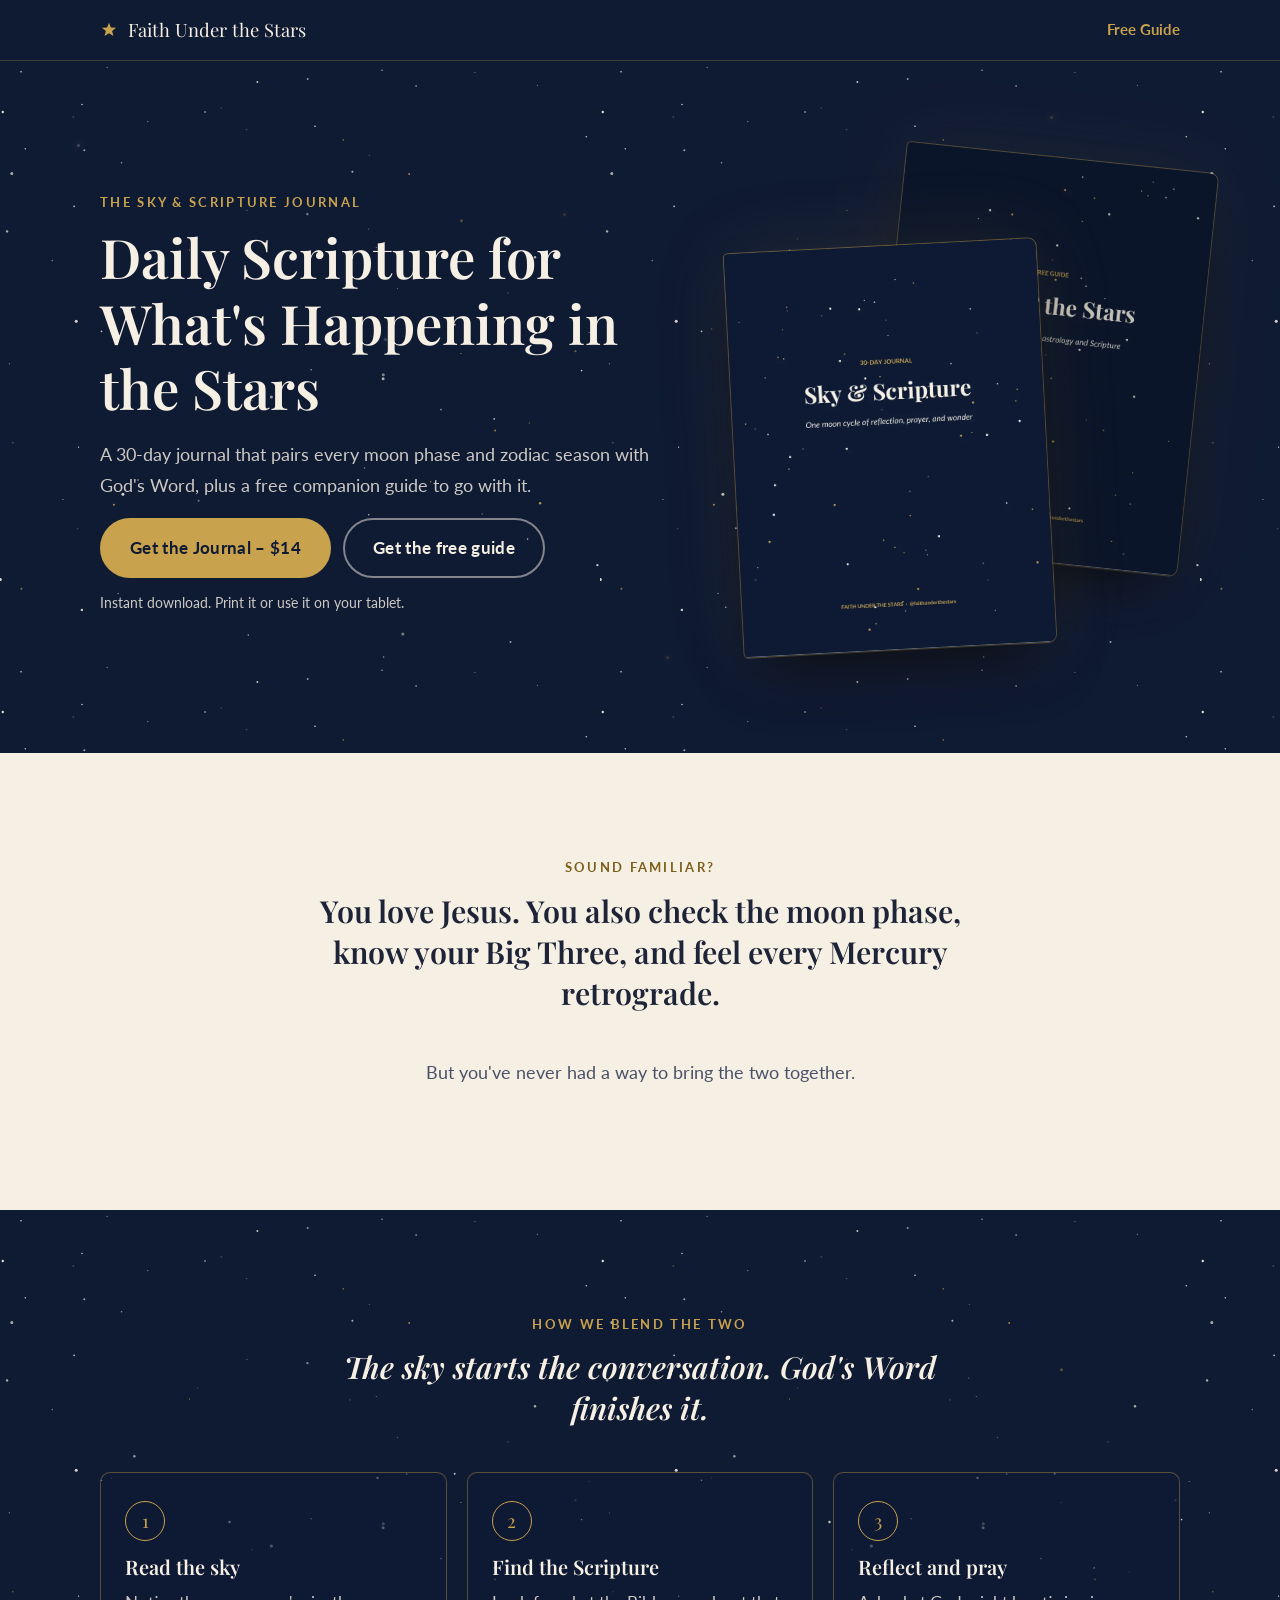
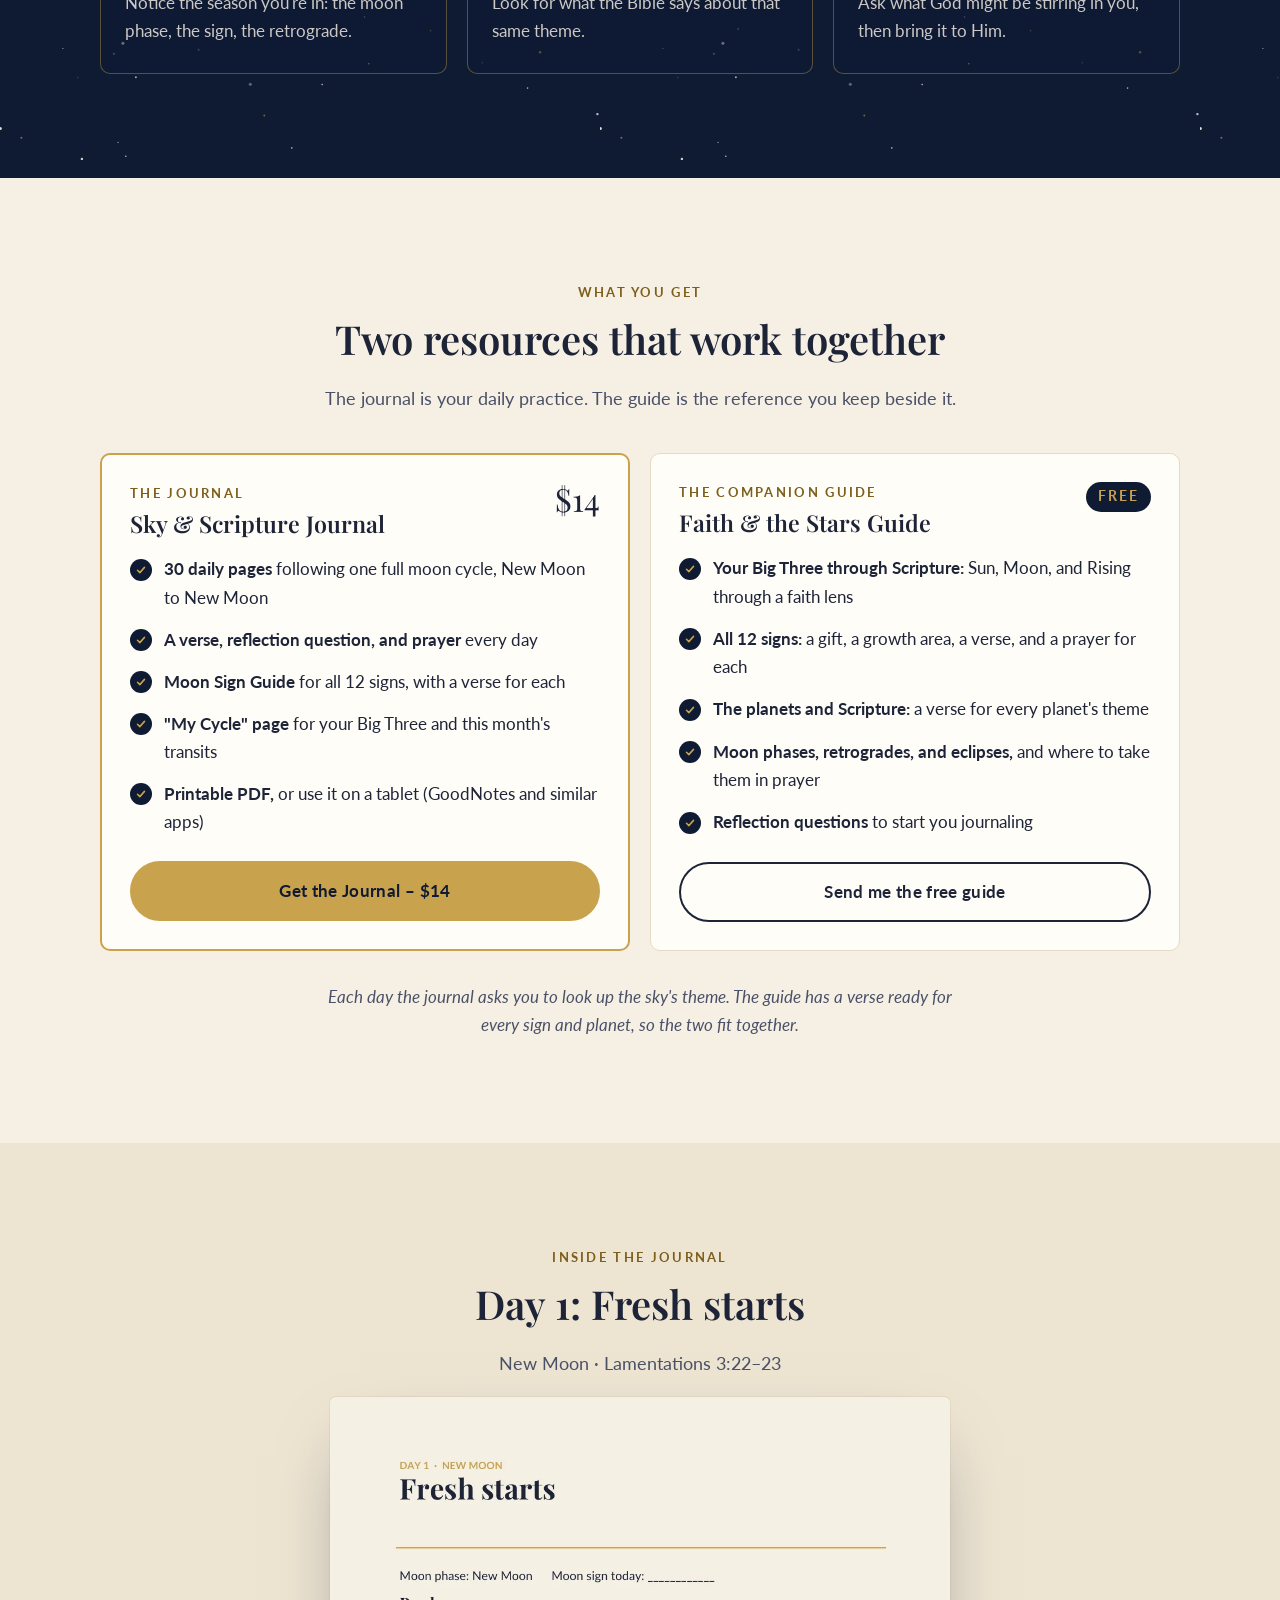
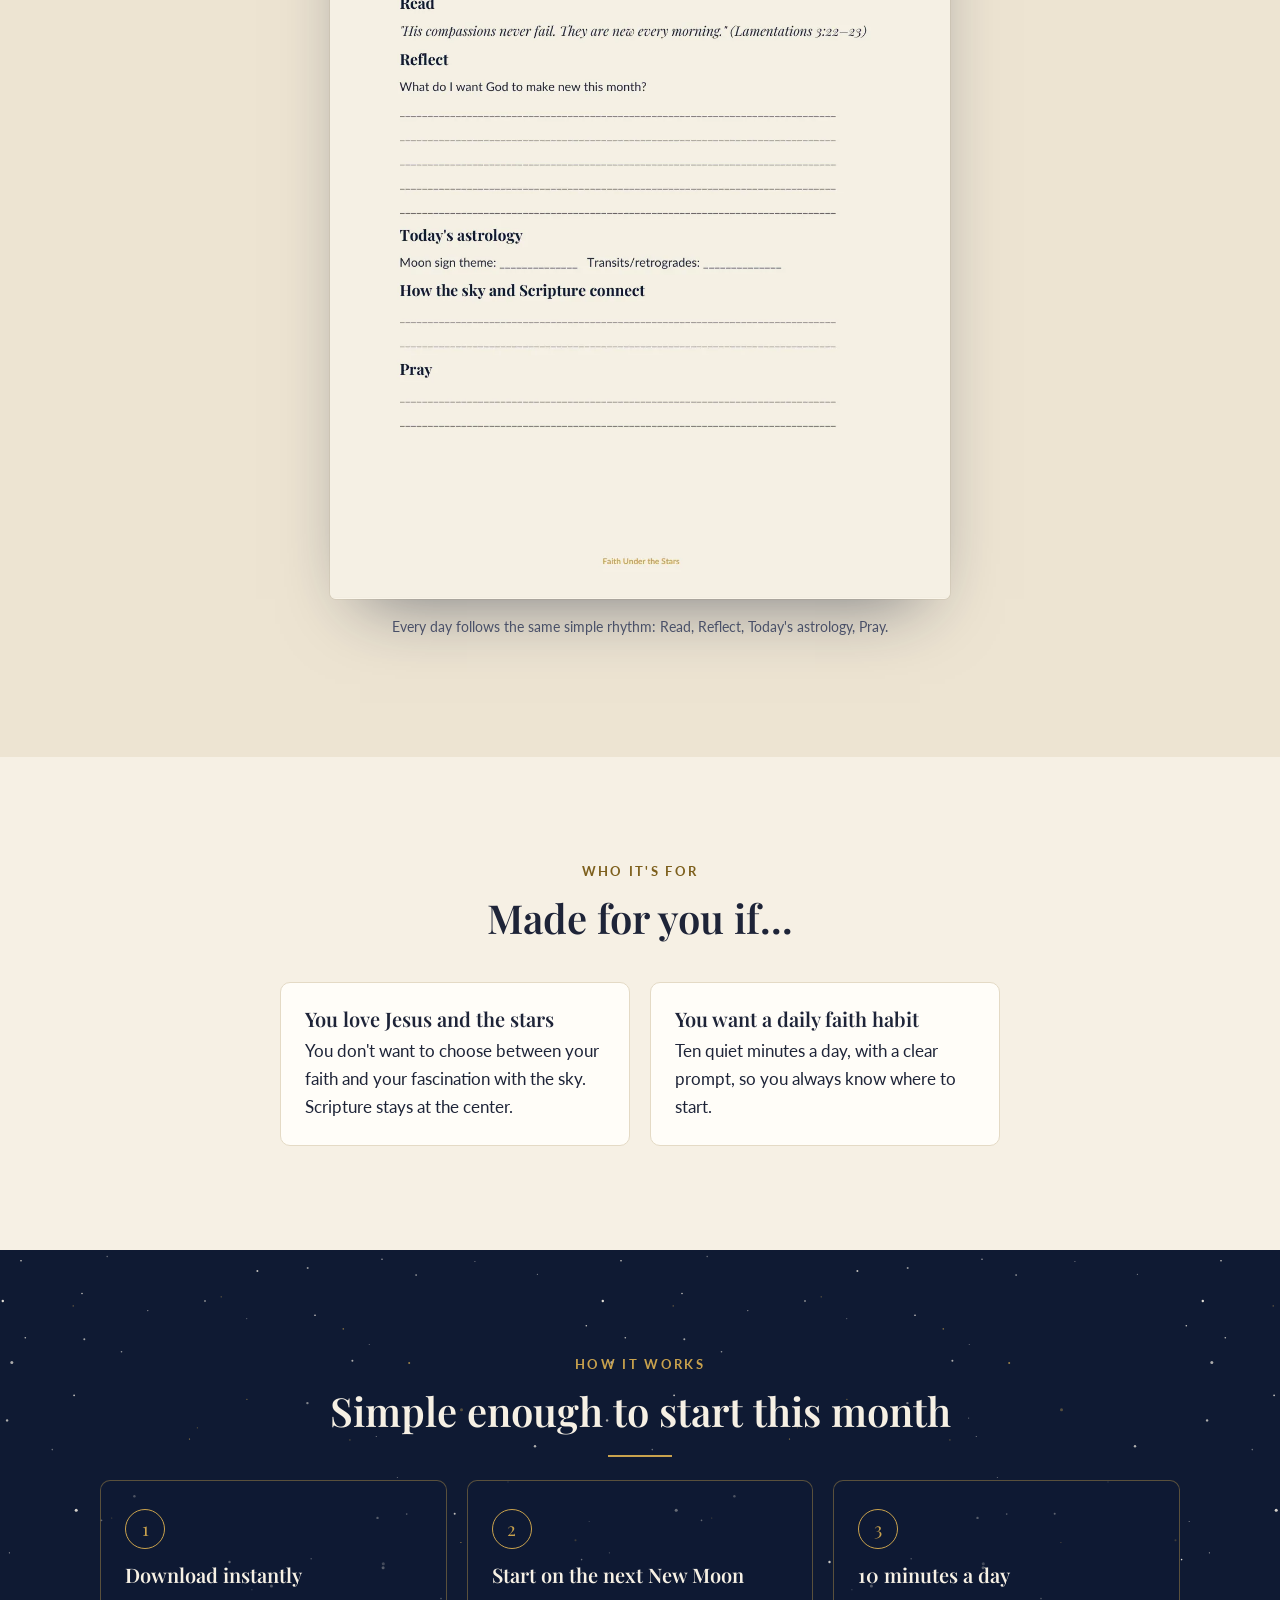
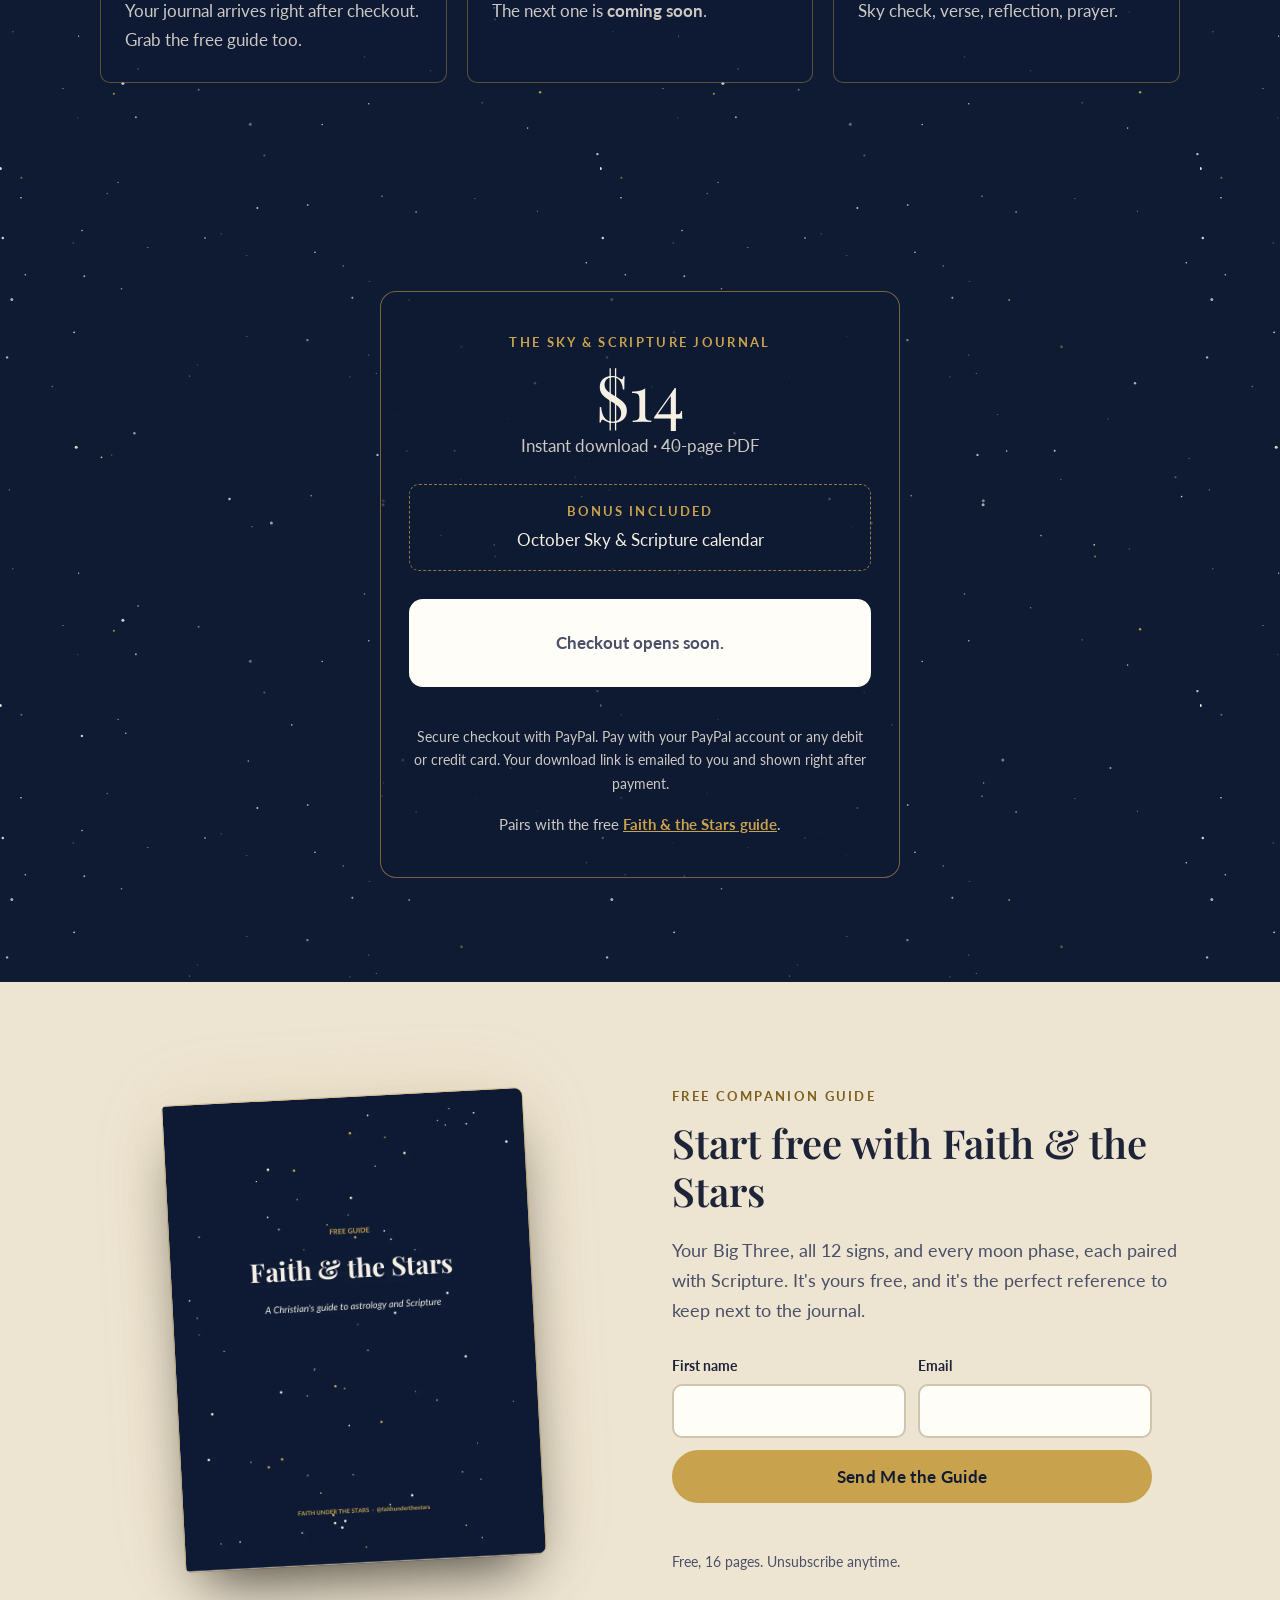
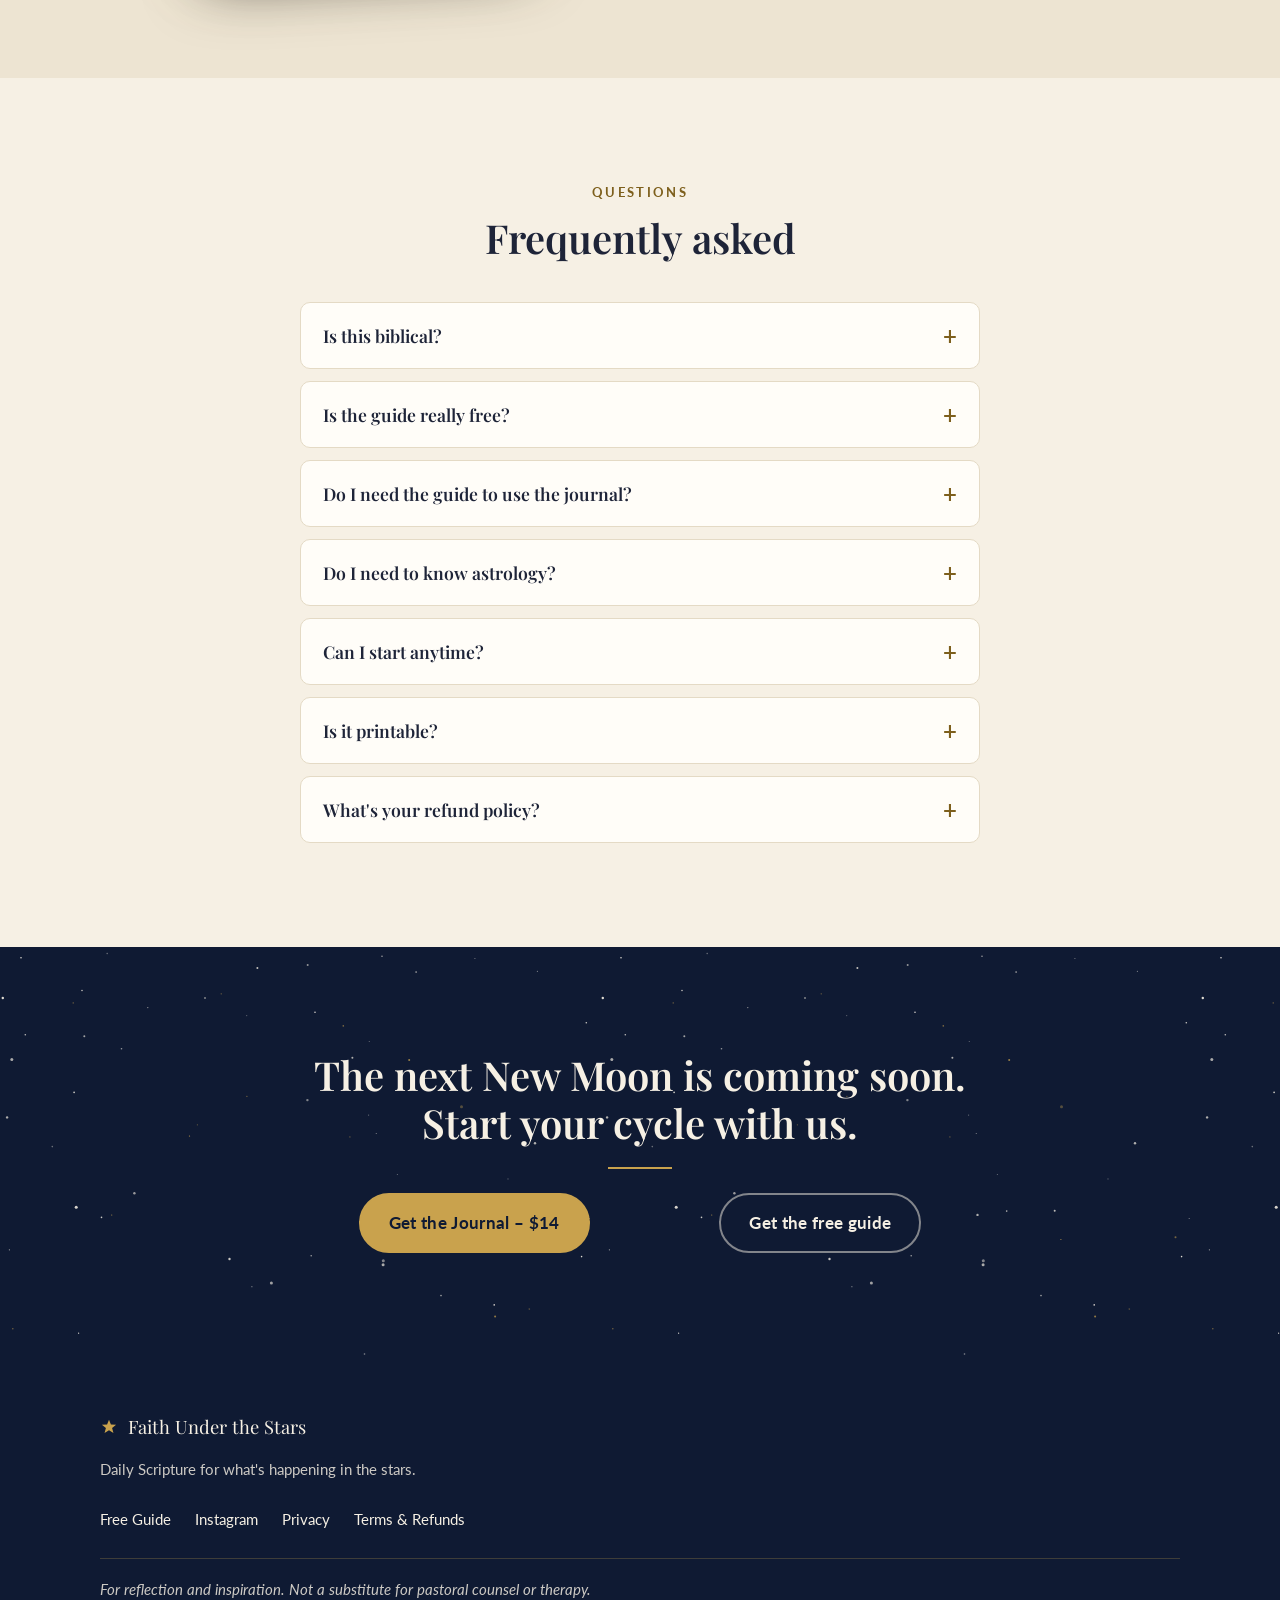
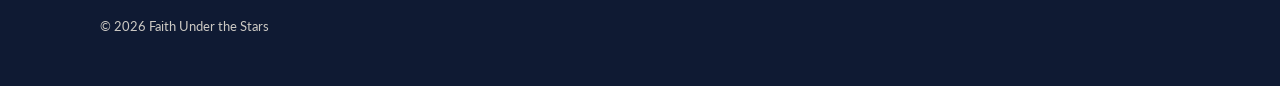
<file: index.html>
<!doctype html>
<html lang="en">
<head>
  <meta charset="utf-8">
  <meta name="viewport" content="width=device-width, initial-scale=1, viewport-fit=cover">
  <title>Sky & Scripture Journal + Free Guide | Faith Under the Stars</title>
  <meta name="description" content="A 30-day journal that pairs every moon phase and zodiac season with God's Word, plus a free companion guide to your Big Three, all 12 signs, and every moon phase.">
  <link rel="canonical" href="https://faithunderthestars.com/">
  <meta property="og:type" content="website">
  <meta property="og:site_name" content="Faith Under the Stars">
  <meta property="og:title" content="Daily Scripture for What's Happening in the Stars">
  <meta property="og:description" content="The Sky & Scripture Journal, plus a free companion guide.">
  <meta property="og:url" content="https://faithunderthestars.com/">
  <meta property="og:image" content="https://faithunderthestars.com/assets/img/og-share.jpg">
  <meta property="og:image:width" content="1200">
  <meta property="og:image:height" content="630">
  <meta name="twitter:card" content="summary_large_image">
  <meta name="theme-color" content="#0F1A33">
  <link rel="icon" href="/assets/img/favicon.svg" type="image/svg+xml">
  <link rel="icon" href="/assets/img/favicon-32.png" sizes="32x32">
  <link rel="apple-touch-icon" href="/assets/img/apple-touch-icon.png">
  <link rel="preconnect" href="https://fonts.googleapis.com">
  <link rel="preconnect" href="https://fonts.gstatic.com" crossorigin>
  <link rel="stylesheet" href="https://fonts.googleapis.com/css2?family=Lato:ital,wght@0,400;0,700;1,400&family=Playfair+Display:ital,wght@0,600;1,500&display=swap">
  <link rel="preload" as="image" href="/assets/img/journal-cover.webp">
  <link rel="stylesheet" href="/assets/css/styles.css">
</head>
<body>
  <a class="skip" href="#main">Skip to content</a>

  <header class="site-header">
    <div class="wrap">
      <a class="wordmark" href="/"><svg viewBox="0 0 32 32" aria-hidden="true"><path d="M16 3l3.4 8.6 9.2.5-7.1 5.8 2.4 8.9L16 21.8l-7.9 5 2.4-8.9-7.1-5.8 9.2-.5z" fill="#C9A24D"/></svg>Faith Under the Stars</a>
      <nav aria-label="Main"><a href="#free-guide">Free Guide</a></nav>
    </div>
  </header>

  <main id="main">
    <!-- Hero -->
    <section class="hero" aria-labelledby="hero-title">
      <div class="twinkle" aria-hidden="true"><i style="top:12%;left:6%"></i><i style="top:22%;left:44%"></i><i style="top:70%;left:12%"></i><i style="top:8%;left:82%"></i><i style="top:58%;left:92%"></i><i style="top:86%;left:52%"></i><i style="top:40%;left:30%"></i></div>
      <div class="wrap hero__grid">
        <div class="hero__media">
          <div class="covers">
            <img class="mockup covers__back" src="/assets/img/guide-cover.webp" width="800" height="1036" alt="Cover of the free companion guide, Faith and the Stars">
            <img class="mockup covers__front" src="/assets/img/journal-cover.webp" width="800" height="1036" alt="Cover of Sky and Scripture, a 30-day journal">
          </div>
        </div>
        <div>
          <span class="eyebrow">The Sky &amp; Scripture Journal</span>
          <h1 id="hero-title">Daily Scripture for What's Happening in the Stars</h1>
          <p class="lede">A 30-day journal that pairs every moon phase and zodiac season with God's Word, plus a free companion guide to go with it.</p>
          <div class="hero__actions">
            <a class="btn" href="#price" data-sticky-hide>Get the Journal &ndash;&nbsp;<span data-price="journal">$14</span></a>
            <a class="btn btn--ghost" href="#free-guide">Get the free guide</a>
          </div>
          <p class="form__note" style="margin-top:14px">Instant download. Print it or use it on your tablet.</p>
        </div>
      </div>
    </section>

    <!-- The problem -->
    <section class="section section--cream" aria-labelledby="problem-title">
      <div class="wrap narrow center">
        <span class="eyebrow">Sound familiar?</span>
        <h2 id="problem-title" class="pull" style="font-style:normal">You love Jesus. You also check the moon phase, know your Big Three, and feel every Mercury retrograde.</h2>
        <p class="lede">But you've never had a way to bring the two together.</p>
      </div>
    </section>

    <!-- The method -->
    <section class="section section--navy" aria-labelledby="method-title">
      <div class="wrap center">
        <span class="eyebrow">How we blend the two</span>
        <h2 id="method-title" class="pull">The sky starts the conversation. God's Word finishes it.</h2>
        <ol class="steps" style="text-align:left">
          <li><h3>Read the sky</h3><p>Notice the season you're in: the moon phase, the sign, the retrograde.</p></li>
          <li><h3>Find the Scripture</h3><p>Look for what the Bible says about that same theme.</p></li>
          <li><h3>Reflect and pray</h3><p>Ask what God might be stirring in you, then bring it to Him.</p></li>
        </ol>
      </div>
    </section>

    <!-- What you get: the pair -->
    <section class="section section--cream" aria-labelledby="get-title">
      <div class="wrap">
        <div class="section-head center narrow" style="margin-left:auto;margin-right:auto">
          <span class="eyebrow">What you get</span>
          <h2 id="get-title">Two resources that work together</h2>
          <p class="lede">The journal is your daily practice. The guide is the reference you keep beside it.</p>
        </div>
        <div class="grid grid--2 products">
          <article class="card product product--main">
            <div class="product__head">
              <div>
                <span class="eyebrow">The journal</span>
                <h3>Sky &amp; Scripture Journal</h3>
              </div>
              <p class="product__price" data-price="journal">$14</p>
            </div>
            <ul class="checklist">
              <li><strong>30 daily pages</strong> following one full moon cycle, New Moon to New Moon</li>
              <li><strong>A verse, reflection question, and prayer</strong> every day</li>
              <li><strong>Moon Sign Guide</strong> for all 12 signs, with a verse for each</li>
              <li><strong>"My Cycle" page</strong> for your Big Three and this month's transits</li>
              <li><strong>Printable PDF,</strong> or use it on a tablet (GoodNotes and similar apps)</li>
            </ul>
            <a class="btn btn--block" href="#price">Get the Journal &ndash;&nbsp;<span data-price="journal">$14</span></a>
          </article>
          <article class="card product" id="guide-contents">
            <div class="product__head">
              <div>
                <span class="eyebrow">The companion guide</span>
                <h3>Faith &amp; the Stars Guide</h3>
              </div>
              <p class="product__price product__price--free">Free</p>
            </div>
            <ul class="checklist">
              <li><strong>Your Big Three through Scripture:</strong> Sun, Moon, and Rising through a faith lens</li>
              <li><strong>All 12 signs:</strong> a gift, a growth area, a verse, and a prayer for each</li>
              <li><strong>The planets and Scripture:</strong> a verse for every planet's theme</li>
              <li><strong>Moon phases, retrogrades, and eclipses,</strong> and where to take them in prayer</li>
              <li><strong>Reflection questions</strong> to start you journaling</li>
            </ul>
            <a class="btn btn--ghost btn--block" href="#free-guide">Send me the free guide</a>
          </article>
        </div>
        <p class="center pair-note">Each day the journal asks you to look up the sky's theme. The guide has a verse ready for every sign and planet, so the two fit together.</p>
      </div>
    </section>

    <!-- Sample page -->
    <section class="section section--cream-2" aria-labelledby="sample-title">
      <div class="wrap center">
        <span class="eyebrow">Inside the journal</span>
        <h2 id="sample-title">Day 1: Fresh starts</h2>
        <p class="lede">New Moon &middot; Lamentations 3:22&ndash;23</p>
        <img class="sample" src="/assets/img/journal-day-1.webp" width="1100" height="1424" loading="lazy" alt="Sample journal page for Day 1, New Moon, titled Fresh starts. It includes the verse Lamentations 3:22 to 23, the reflection question What do I want God to make new this month, space for today's astrology, and a space to pray.">
        <p class="caption">Every day follows the same simple rhythm: Read, Reflect, Today's astrology, Pray.</p>
      </div>
    </section>

    <!-- Who it's for -->
    <section class="section section--cream" aria-labelledby="who-title">
      <div class="wrap">
        <div class="section-head center">
          <span class="eyebrow">Who it's for</span>
          <h2 id="who-title">Made for you if...</h2>
        </div>
        <div class="grid grid--2 narrow" style="margin:0 auto">
          <div class="card">
            <h3>You love Jesus and the stars</h3>
            <p>You don't want to choose between your faith and your fascination with the sky. Scripture stays at the center.</p>
          </div>
          <div class="card">
            <h3>You want a daily faith habit</h3>
            <p>Ten quiet minutes a day, with a clear prompt, so you always know where to start.</p>
          </div>
        </div>
      </div>
    </section>

    <!-- How it works -->
    <section class="section section--navy" aria-labelledby="how-title">
      <div class="wrap center">
        <span class="eyebrow">How it works</span>
        <h2 id="how-title">Simple enough to start this month</h2>
        <hr class="rule">
        <ol class="steps" style="text-align:left">
          <li><h3>Download instantly</h3><p>Your journal arrives right after checkout. Grab the free guide too.</p></li>
          <li><h3>Start on the next New Moon</h3><p>The next one is <strong data-new-moon>Saturday, October 10</strong>.</p></li>
          <li><h3>10 minutes a day</h3><p>Sky check, verse, reflection, prayer.</p></li>
        </ol>
      </div>
    </section>

    <!-- Testimonials (hidden until config.js has entries) -->
    <section id="testimonials" class="section section--cream" aria-labelledby="testimonials-title" hidden>
      <div class="wrap">
        <div class="section-head center">
          <span class="eyebrow">From readers</span>
          <h2 id="testimonials-title">What readers are saying</h2>
        </div>
        <div class="grid grid--3 testimonials__grid"></div>
      </div>
    </section>

    <!-- Price + bonus -->
    <section id="price" class="section section--navy" aria-labelledby="price-title">
      <div class="wrap">
        <div class="price-card">
          <span class="eyebrow">The Sky &amp; Scripture Journal</span>
          <h2 id="price-title" class="visually-hidden">Price</h2>
          <p class="price" data-price="journal">$14</p>
          <p class="muted">Instant download &middot; 40-page PDF</p>
          <div class="bonus">
            <strong>Bonus included</strong>
            <span data-cfg-text="bonus">October Sky &amp; Scripture calendar</span>
          </div>
          <div class="paypal-box" data-paypal="journal" data-sticky-hide></div>
          <p class="checkout-status" data-paypal-status role="status" aria-live="polite"></p>
          <p class="muted" style="margin:8px 0 0;font-size:0.9rem">Secure checkout with PayPal. Pay with your PayPal account or any debit or credit card. Your download link is emailed to you and shown right after payment.</p>
          <p class="muted" style="margin:16px 0 0;font-size:0.95rem">Pairs with the free <a class="text-link" href="#free-guide">Faith &amp; the Stars guide</a>.</p>
        </div>
      </div>
    </section>

    <!-- Free guide opt-in -->
    <section id="free-guide" class="section section--cream-2" aria-labelledby="guide-title">
      <div class="wrap split">
        <div class="split__media">
          <img class="mockup mockup--sm" src="/assets/img/guide-cover.webp" width="800" height="1036" loading="lazy" alt="Cover of the free guide, Faith and the Stars: A Christian's guide to astrology and Scripture">
        </div>
        <div>
          <span class="eyebrow">Free companion guide</span>
          <h2 id="guide-title">Start free with Faith &amp; the Stars</h2>
          <p class="lede">Your Big Three, all 12 signs, and every moon phase, each paired with Scripture. It's yours free, and it's the perfect reference to keep next to the journal.</p>
          <form class="form form--row" data-signup novalidate>
            <div class="field">
              <label for="guide-name">First name</label>
              <input id="guide-name" name="first_name" type="text" autocomplete="given-name" required>
            </div>
            <div class="field">
              <label for="guide-email">Email</label>
              <input id="guide-email" name="email" type="email" inputmode="email" autocomplete="email" required>
            </div>
            <div class="trap" aria-hidden="true"><label for="guide-company">Company</label><input id="guide-company" name="company" type="text" tabindex="-1" autocomplete="off"></div>
            <button class="btn btn--block" type="submit">Send Me the Guide</button>
            <p class="form__status" role="status" aria-live="polite"></p>
            <p class="form__note">Free, 16 pages. Unsubscribe anytime.</p>
          </form>
          <div class="signup-success" data-signup-success hidden tabindex="-1">
            <h3>Your guide is on its way.</h3>
            <p>Check your inbox (and your Promotions tab). It should arrive within a few minutes.</p>
            <a class="btn btn--ghost" href="/assets/downloads/faith-and-the-stars-guide.pdf" data-cfg-href="downloads.guidePdf" download>Download the guide now</a>
          </div>
        </div>
      </div>

      <!-- One-time offer, revealed after signup -->
      <div class="wrap" data-offer hidden>
        <div class="offer">
          <img class="mockup mockup--flat" src="/assets/img/journal-cover.webp" width="800" height="1036" loading="lazy" alt="Cover of the Sky and Scripture 30-day journal">
          <div>
            <span class="eyebrow">A thank-you offer</span>
            <h2>Want to go deeper?</h2>
            <div data-offer-active>
              <p>Get the <strong>Sky &amp; Scripture Journal</strong> to go with your guide for <span data-price="journalUpsell">$9</span>, today only.</p>
              <p class="offer__price"><s data-price="journal">$14</s> <strong data-price="journalUpsell">$9</strong></p>
              <div class="paypal-box" data-paypal="upsell"></div>
              <p class="checkout-status" data-paypal-status role="status" aria-live="polite"></p>
              <p class="countdown" data-offer-countdown>This price ends tonight at midnight.</p>
            </div>
            <div data-offer-expired hidden>
              <p>This one-day price has ended, but the journal is always available.</p>
              <a class="btn" href="#price">Get the Journal &ndash;&nbsp;<span data-price="journal">$14</span></a>
            </div>
          </div>
        </div>
      </div>
    </section>

    <!-- FAQ -->
    <section class="section section--cream" aria-labelledby="faq-title">
      <div class="wrap narrow">
        <div class="section-head center">
          <span class="eyebrow">Questions</span>
          <h2 id="faq-title">Frequently asked</h2>
        </div>
        <div class="faq">
          <details>
            <summary>Is this biblical?</summary>
            <div><p>Scripture always has the final word. The sky sets the theme; God's Word speaks the truth.</p></div>
          </details>
          <details>
            <summary>Is the guide really free?</summary>
            <div><p>Yes. Enter your first name and email and it goes straight to your inbox. No purchase needed.</p></div>
          </details>
          <details>
            <summary>Do I need the guide to use the journal?</summary>
            <div><p>No, the journal works on its own. The guide adds a verse and prayer for every sign and planet, so it's a helpful reference to keep beside it.</p></div>
          </details>
          <details>
            <summary>Do I need to know astrology?</summary>
            <div><p>No. The journal's Moon Sign Guide explains everything you need, and any free astrology app will tell you the day's moon sign.</p></div>
          </details>
          <details>
            <summary>Can I start anytime?</summary>
            <div><p>Yes. For the full experience, begin on the next New Moon: <span data-new-moon>Saturday, October 10</span>.</p></div>
          </details>
          <details>
            <summary>Is it printable?</summary>
            <div><p>Yes. Both are PDFs you can print at home or use digitally in GoodNotes or a similar app.</p></div>
          </details>
          <details>
            <summary>What's your refund policy?</summary>
            <div><p data-cfg-text="refundPolicyShort">Because the journal is an instant digital download, all sales are final. If your file won't open or something is wrong with it, email us and we'll make it right.</p><p><a class="text-link" href="/terms/">Full terms</a></p></div>
          </details>
        </div>
      </div>
    </section>

    <!-- Final CTA -->
    <section class="section section--navy" aria-labelledby="final-title">
      <div class="wrap narrow center">
        <h2 id="final-title">The next New Moon is <span data-new-moon>Saturday, October 10</span>. Start your cycle with us.</h2>
        <hr class="rule">
        <div class="hero__actions" style="justify-content:center">
          <a class="btn" href="#price" data-sticky-hide>Get the Journal &ndash;&nbsp;<span data-price="journal">$14</span></a>
          <a class="btn btn--ghost" href="#free-guide">Get the free guide</a>
        </div>
      </div>
    </section>
  </main>

  <div class="sticky-buy">
    <a class="btn btn--block" href="#price">Get the Journal &ndash;&nbsp;<span data-price="journal">$14</span></a>
  </div>

  <footer class="site-footer">
    <div class="wrap">
      <a class="wordmark" href="/"><svg viewBox="0 0 32 32" aria-hidden="true"><path d="M16 3l3.4 8.6 9.2.5-7.1 5.8 2.4 8.9L16 21.8l-7.9 5 2.4-8.9-7.1-5.8 9.2-.5z" fill="#C9A24D"/></svg>Faith Under the Stars</a>
      <p>Daily Scripture for what's happening in the stars.</p>
      <nav aria-label="Footer">
        <a href="#free-guide">Free Guide</a>
        <a href="https://www.instagram.com/faithunderthestars/" data-cfg-href="site.instagramUrl" rel="noopener">Instagram</a>
        <a href="/privacy/">Privacy</a>
        <a href="/terms/">Terms &amp; Refunds</a>
      </nav>
      <p class="disclaimer">For reflection and inspiration. Not a substitute for pastoral counsel or therapy.</p>
      <small>&copy; <span data-year>2026</span> Faith Under the Stars</small>
    </div>
  </footer>

  <script src="/assets/js/config.js"></script>
  <script src="/assets/js/main.js"></script>
</body>
</html>
</file>
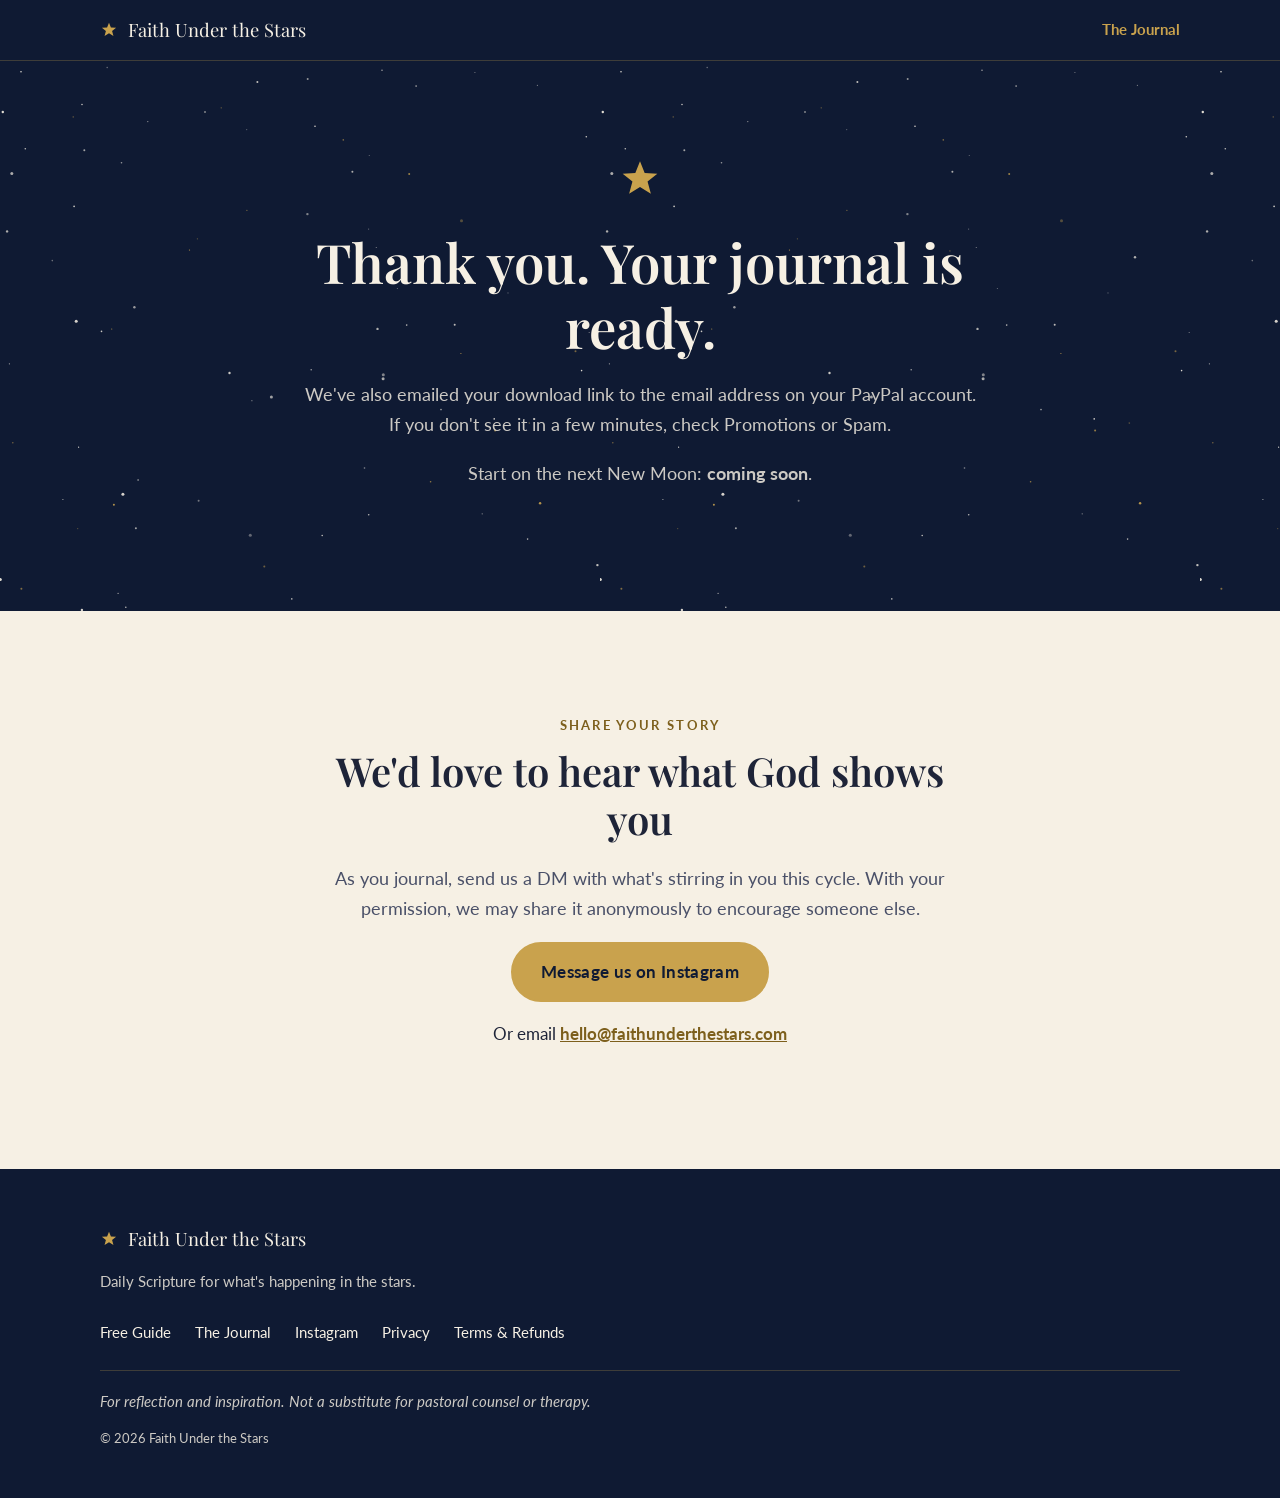
<file: journal-thanks/index.html>
<!doctype html>
<html lang="en">
<head>
  <meta charset="utf-8">
  <meta name="viewport" content="width=device-width, initial-scale=1, viewport-fit=cover">
  <title>Your Journal Is Ready | Faith Under the Stars</title>
  <meta name="description" content="Thank you for your order.">
  <meta name="robots" content="noindex">
  <meta name="theme-color" content="#0F1A33">
  <link rel="icon" href="/assets/img/favicon.svg" type="image/svg+xml">
  <link rel="icon" href="/assets/img/favicon-32.png" sizes="32x32">
  <link rel="apple-touch-icon" href="/assets/img/apple-touch-icon.png">
  <link rel="preconnect" href="https://fonts.googleapis.com">
  <link rel="preconnect" href="https://fonts.gstatic.com" crossorigin>
  <link rel="stylesheet" href="https://fonts.googleapis.com/css2?family=Lato:ital,wght@0,400;0,700;1,400&family=Playfair+Display:ital,wght@0,600;1,500&display=swap">
  <link rel="stylesheet" href="/assets/css/styles.css">
</head>
<body>
  <a class="skip" href="#main">Skip to content</a>

  <header class="site-header">
    <div class="wrap">
      <a class="wordmark" href="/"><svg viewBox="0 0 32 32" aria-hidden="true"><path d="M16 3l3.4 8.6 9.2.5-7.1 5.8 2.4 8.9L16 21.8l-7.9 5 2.4-8.9-7.1-5.8 9.2-.5z" fill="#C9A24D"/></svg>Faith Under the Stars</a>
      <nav aria-label="Main"><a href="/">The Journal</a></nav>
    </div>
  </header>

  <main id="main">
    <section class="hero confirm" data-purchase-page aria-labelledby="jt-title">
      <div class="wrap narrow">
        <svg class="icon-star" viewBox="0 0 32 32" aria-hidden="true"><path d="M16 3l3.4 8.6 9.2.5-7.1 5.8 2.4 8.9L16 21.8l-7.9 5 2.4-8.9-7.1-5.8 9.2-.5z" fill="#C9A24D"/></svg>
        <h1 id="jt-title">Thank you. Your journal is ready.</h1>
        <p data-journal-download hidden><a class="btn" href="#" target="_blank" rel="noopener">Download the journal</a></p>
        <p class="lede">We've also emailed your download link to the email address on your PayPal account. If you don't see it in a few minutes, check Promotions or Spam.</p>
        <p class="lede">Start on the next New Moon: <strong data-new-moon>Saturday, October 10</strong>.</p>
      </div>
    </section>

    <section class="section section--cream" aria-labelledby="share-title">
      <div class="wrap narrow center">
        <span class="eyebrow">Share your story</span>
        <h2 id="share-title">We'd love to hear what God shows you</h2>
        <p class="lede">As you journal, send us a DM with what's stirring in you this cycle. With your permission, we may share it anonymously to encourage someone else.</p>
        <a class="btn" href="https://www.instagram.com/faithunderthestars/" data-cfg-href="site.instagramUrl" rel="noopener">Message us on Instagram</a>
        <p style="margin-top:18px">Or email <a class="text-link" href="mailto:hello@faithunderthestars.com" data-cfg-href="site.contactEmail" data-cfg-text="site.contactEmail">hello@faithunderthestars.com</a></p>
      </div>
    </section>
  </main>

  <footer class="site-footer">
    <div class="wrap">
      <a class="wordmark" href="/"><svg viewBox="0 0 32 32" aria-hidden="true"><path d="M16 3l3.4 8.6 9.2.5-7.1 5.8 2.4 8.9L16 21.8l-7.9 5 2.4-8.9-7.1-5.8 9.2-.5z" fill="#C9A24D"/></svg>Faith Under the Stars</a>
      <p>Daily Scripture for what's happening in the stars.</p>
      <nav aria-label="Footer">
        <a href="/">Free Guide</a>
        <a href="/">The Journal</a>
        <a href="https://www.instagram.com/faithunderthestars/" data-cfg-href="site.instagramUrl" rel="noopener">Instagram</a>
        <a href="/privacy/">Privacy</a>
        <a href="/terms/">Terms &amp; Refunds</a>
      </nav>
      <p class="disclaimer">For reflection and inspiration. Not a substitute for pastoral counsel or therapy.</p>
      <small>&copy; <span data-year>2026</span> Faith Under the Stars</small>
    </div>
  </footer>

  <script src="/assets/js/config.js"></script>
  <script src="/assets/js/main.js"></script>
</body>
</html>
</file>
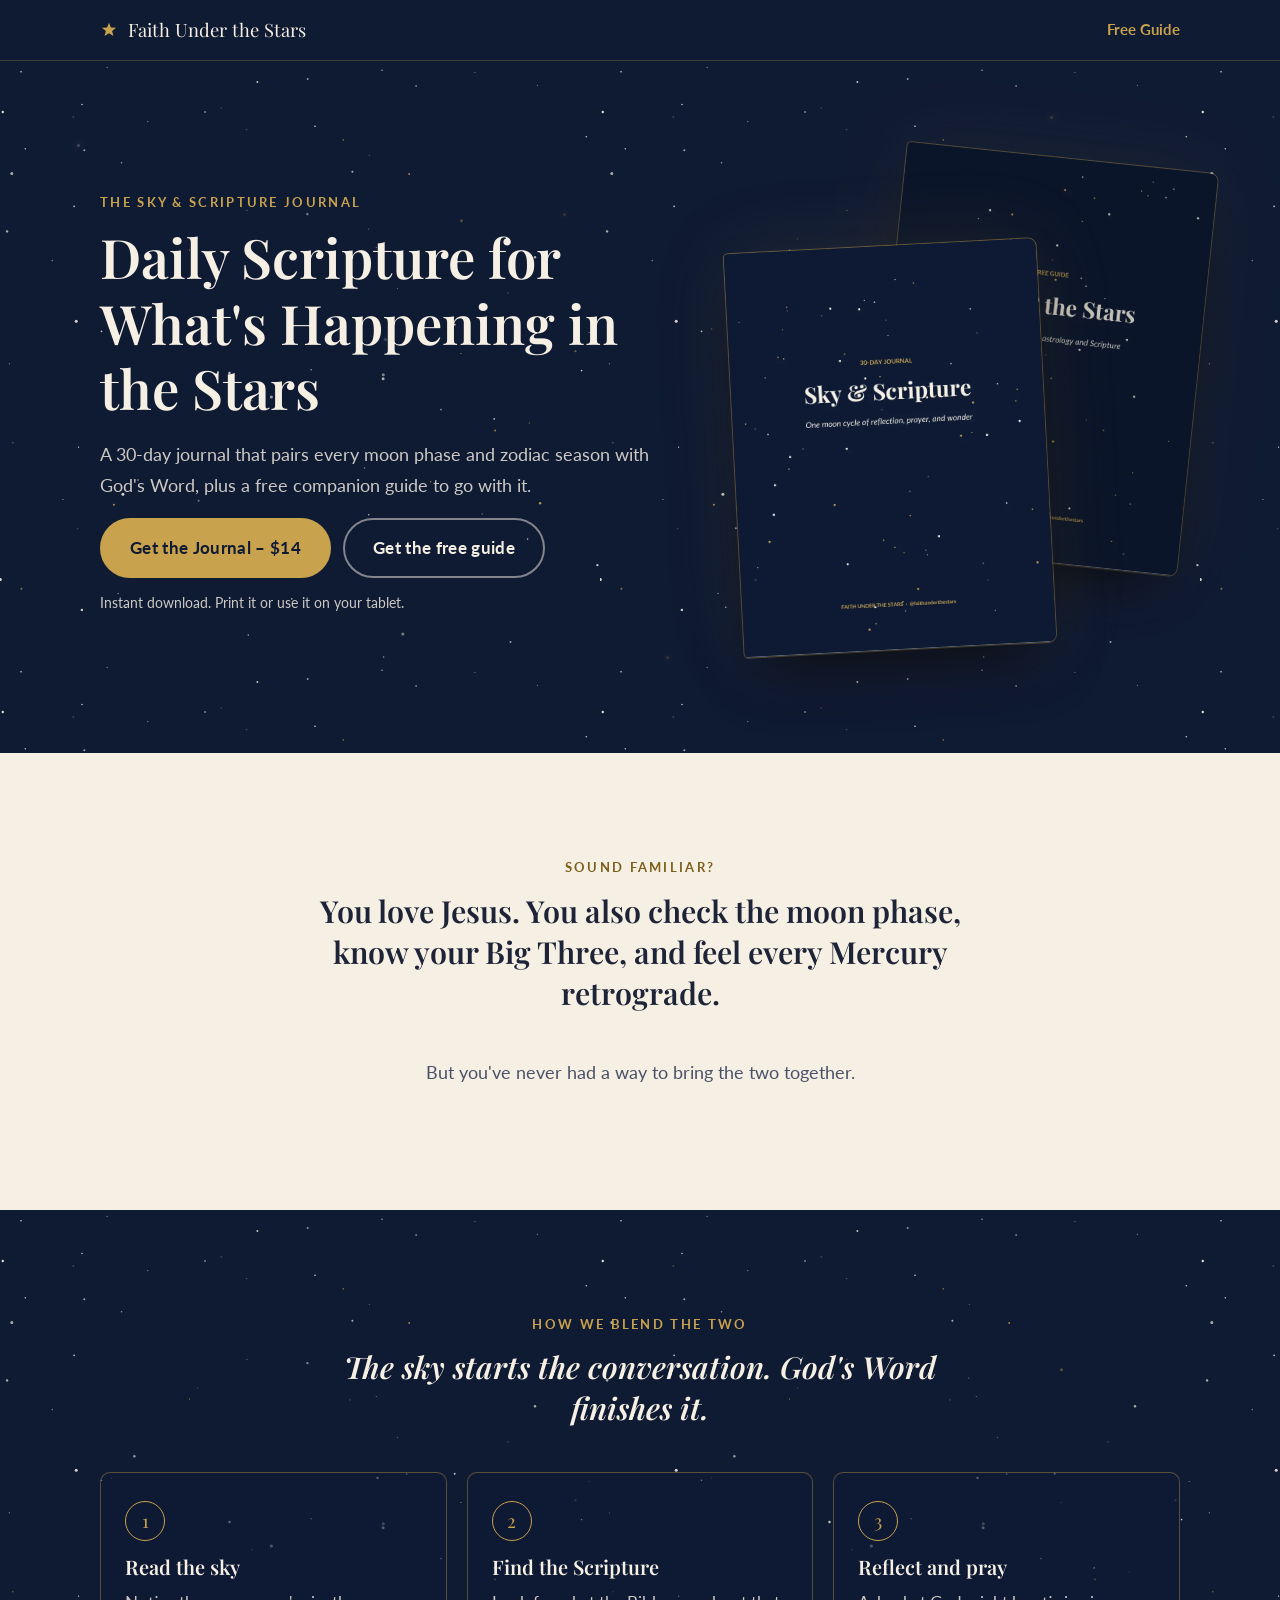
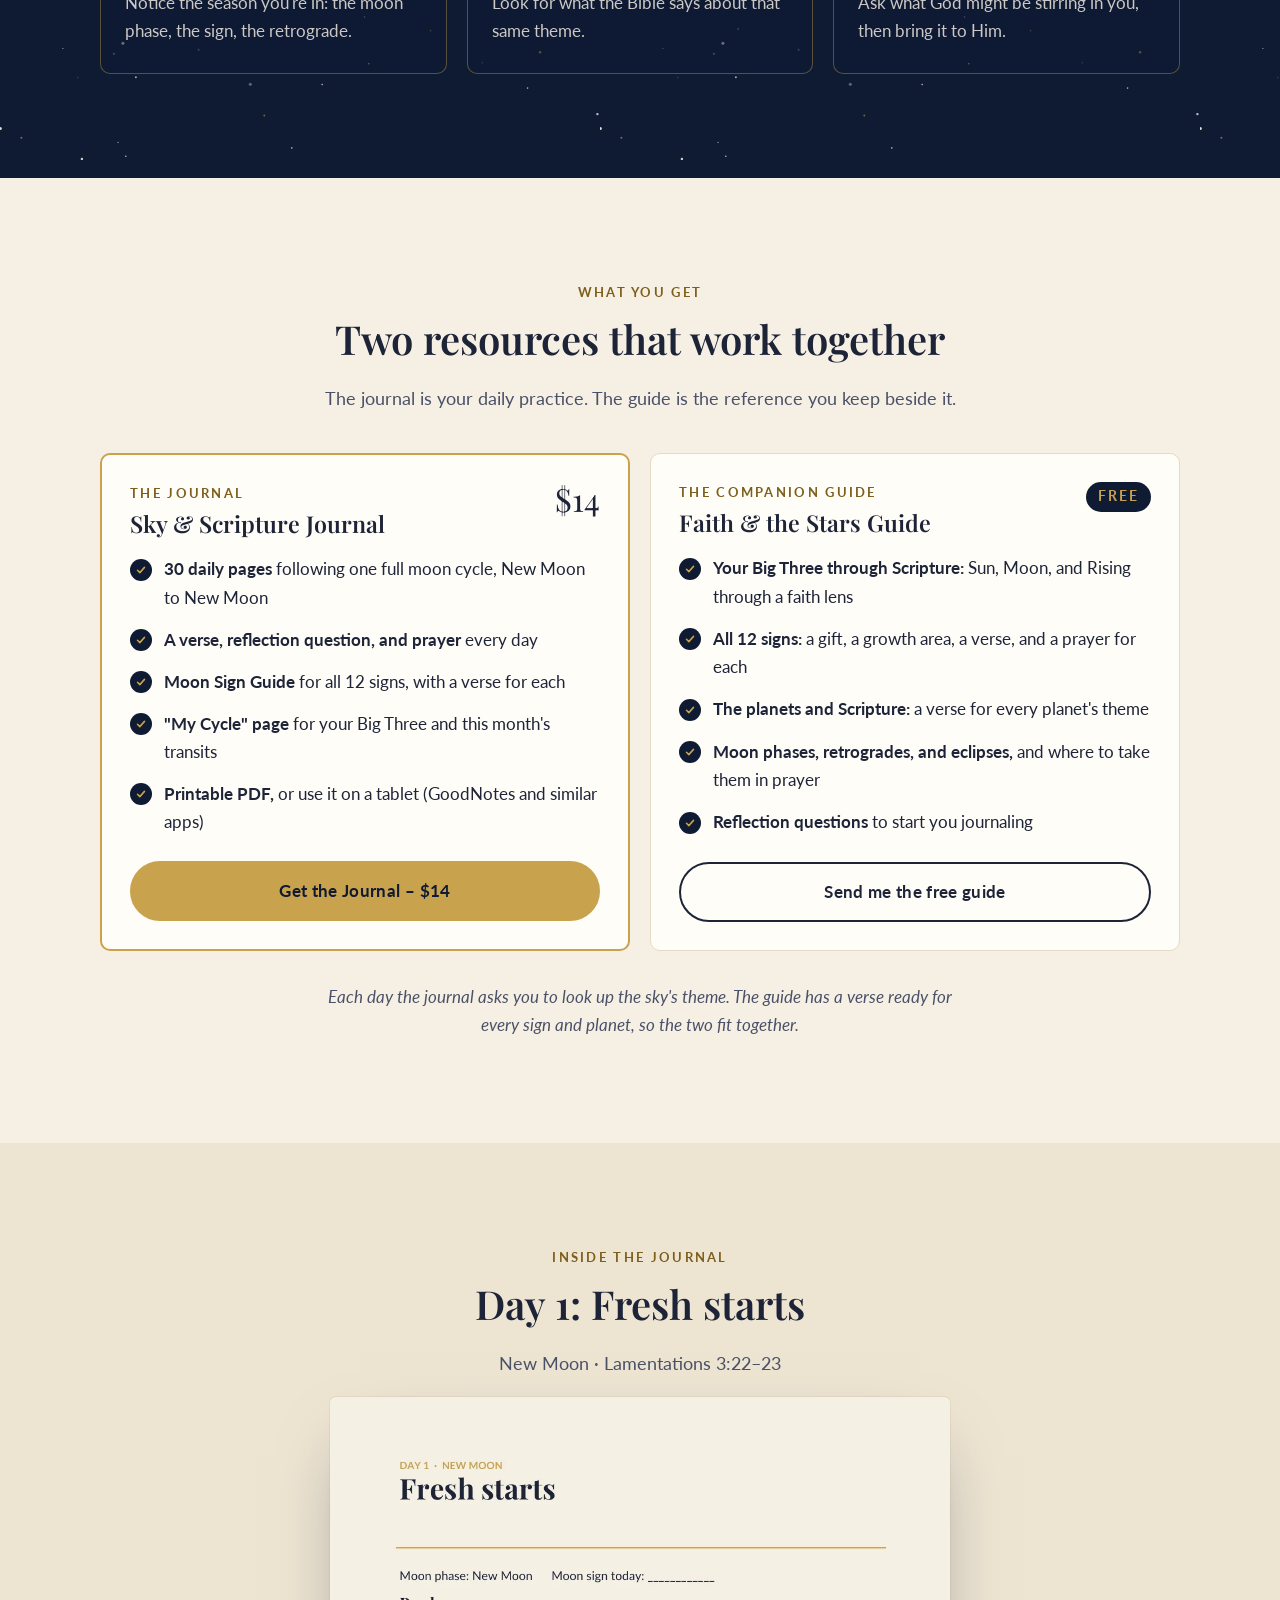
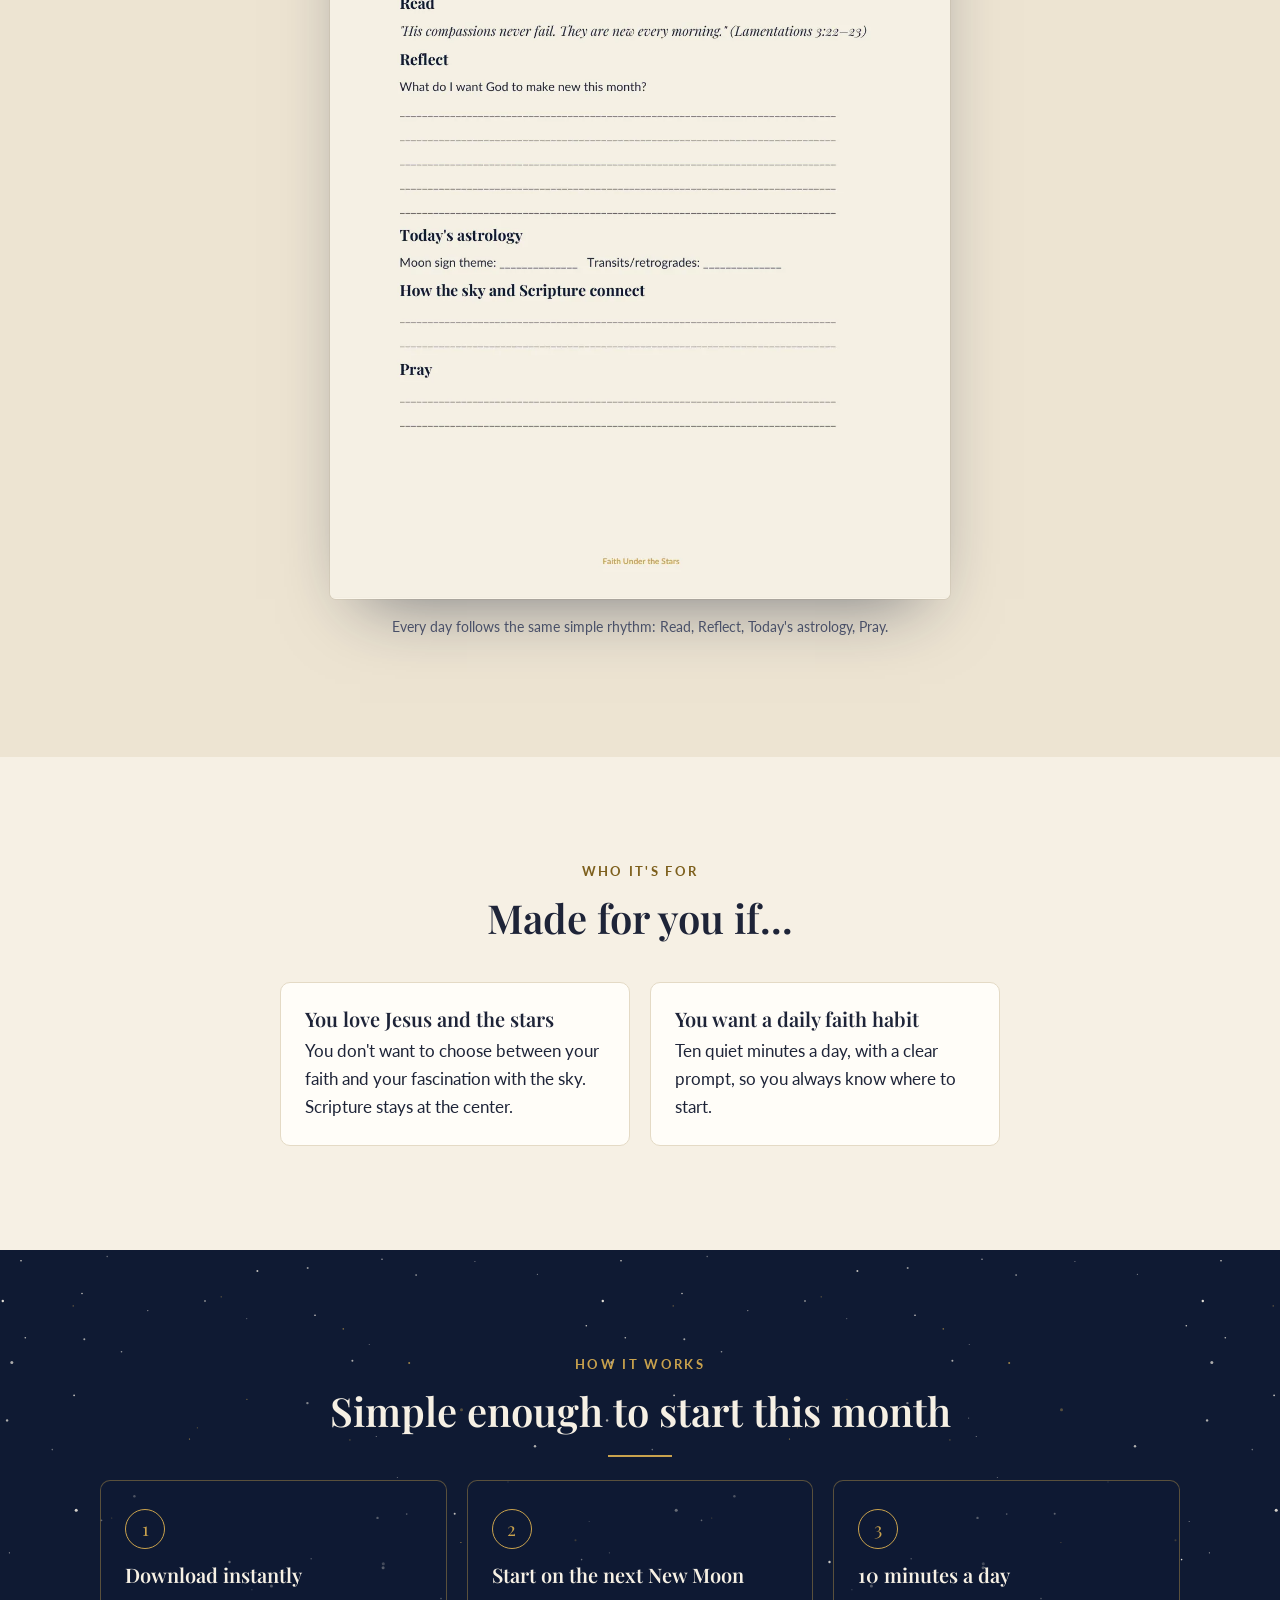
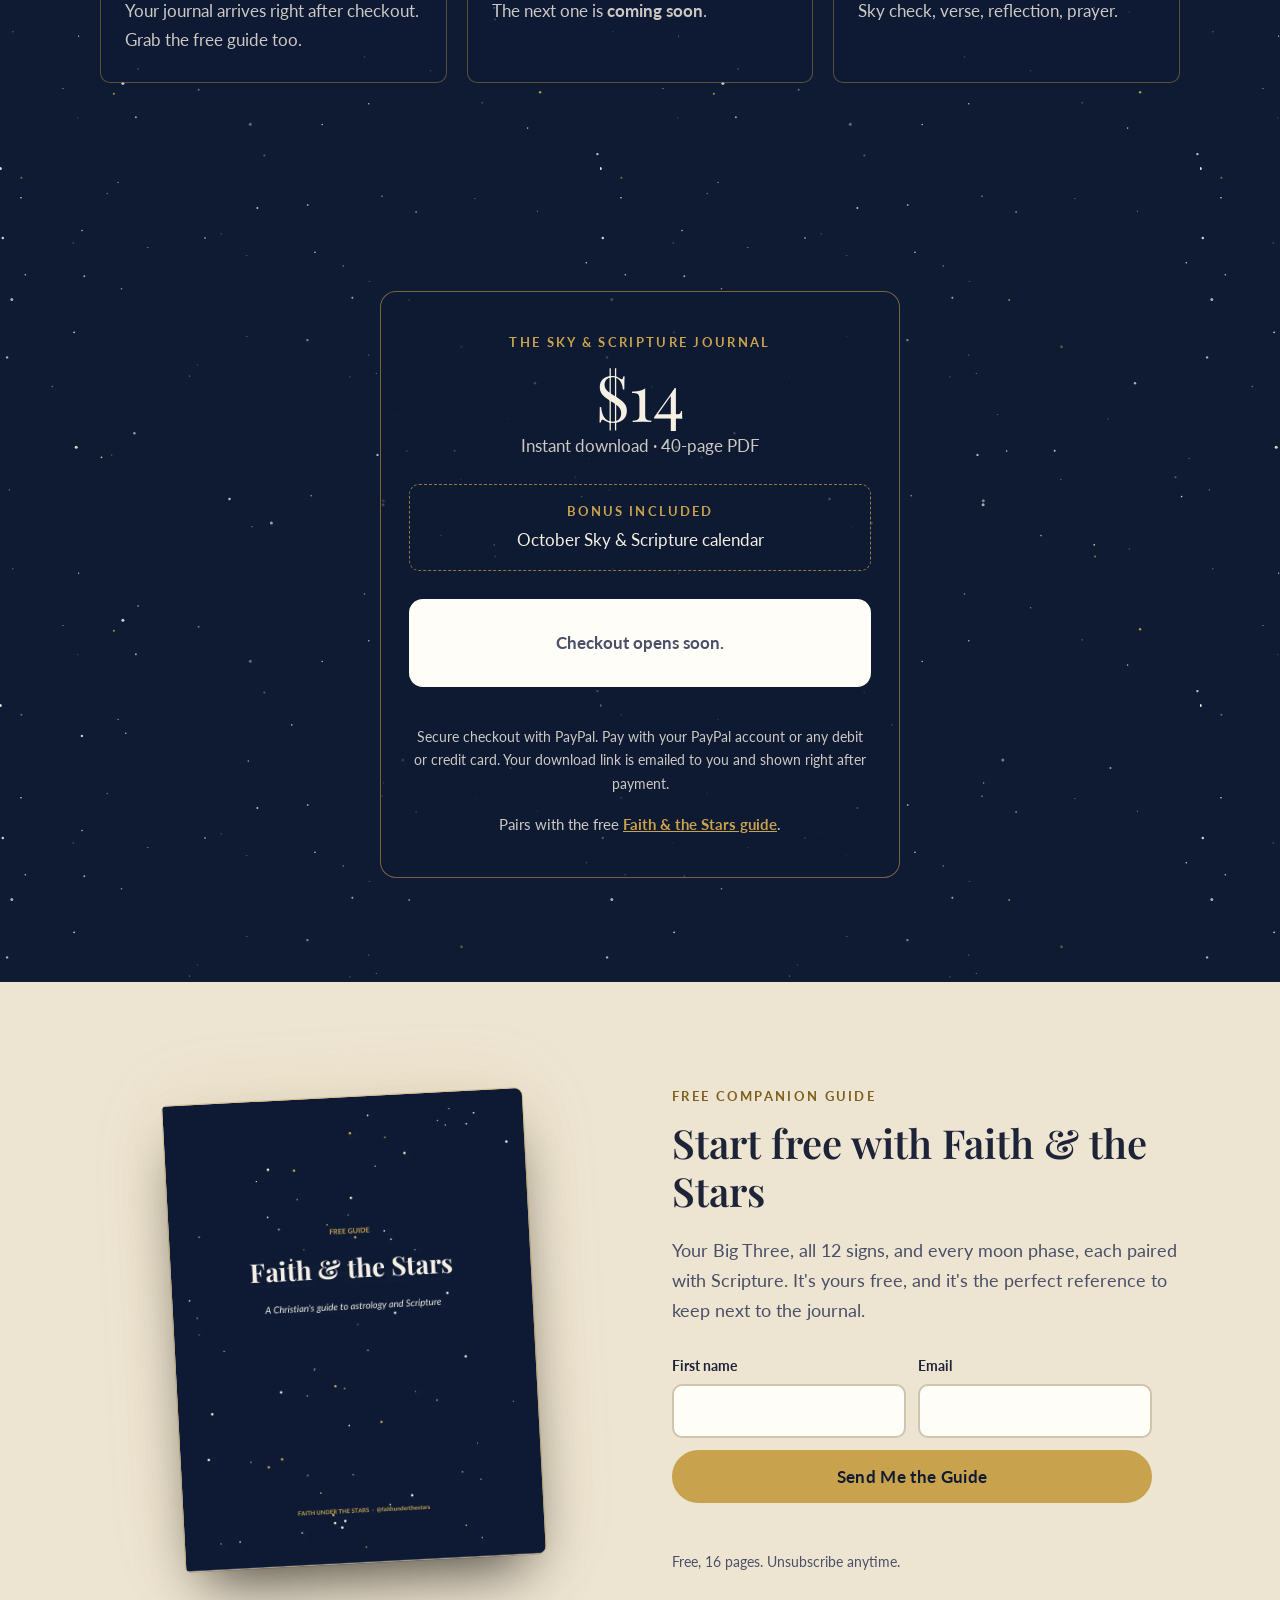
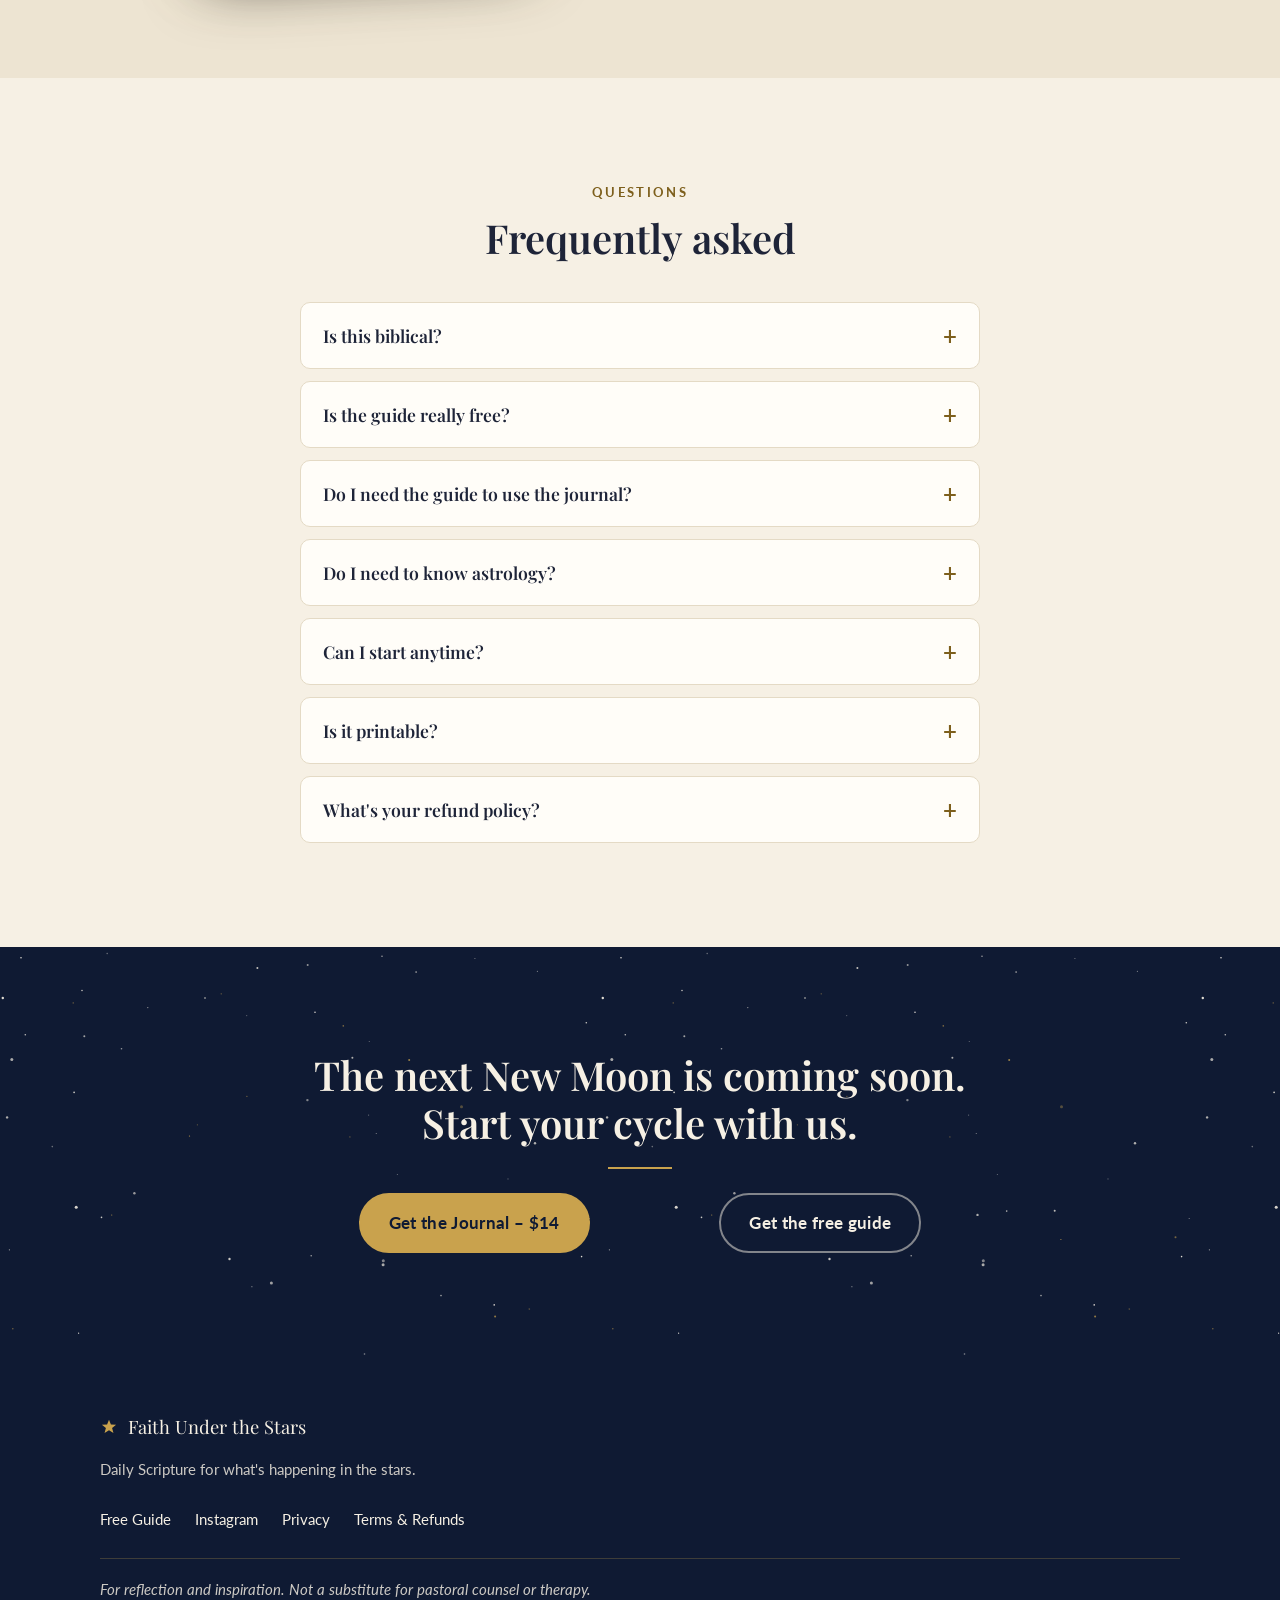
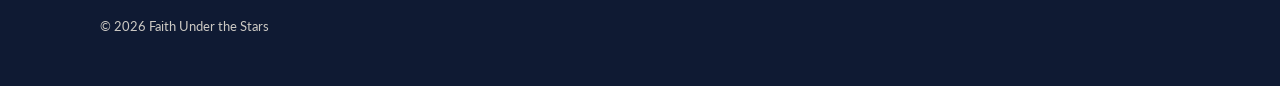
<file: journal/index.html>
<!doctype html>
<html lang="en">
<head>
  <meta charset="utf-8">
  <title>Faith Under the Stars</title>
  <meta name="robots" content="noindex">
  <link rel="canonical" href="https://faithunderthestars.com/">
  <meta http-equiv="refresh" content="0; url=/">
  <script>location.replace("/" + location.search + "#price");</script>
</head>
<body><p><a href="/">Continue to Faith Under the Stars</a></p></body>
</html>
</file>
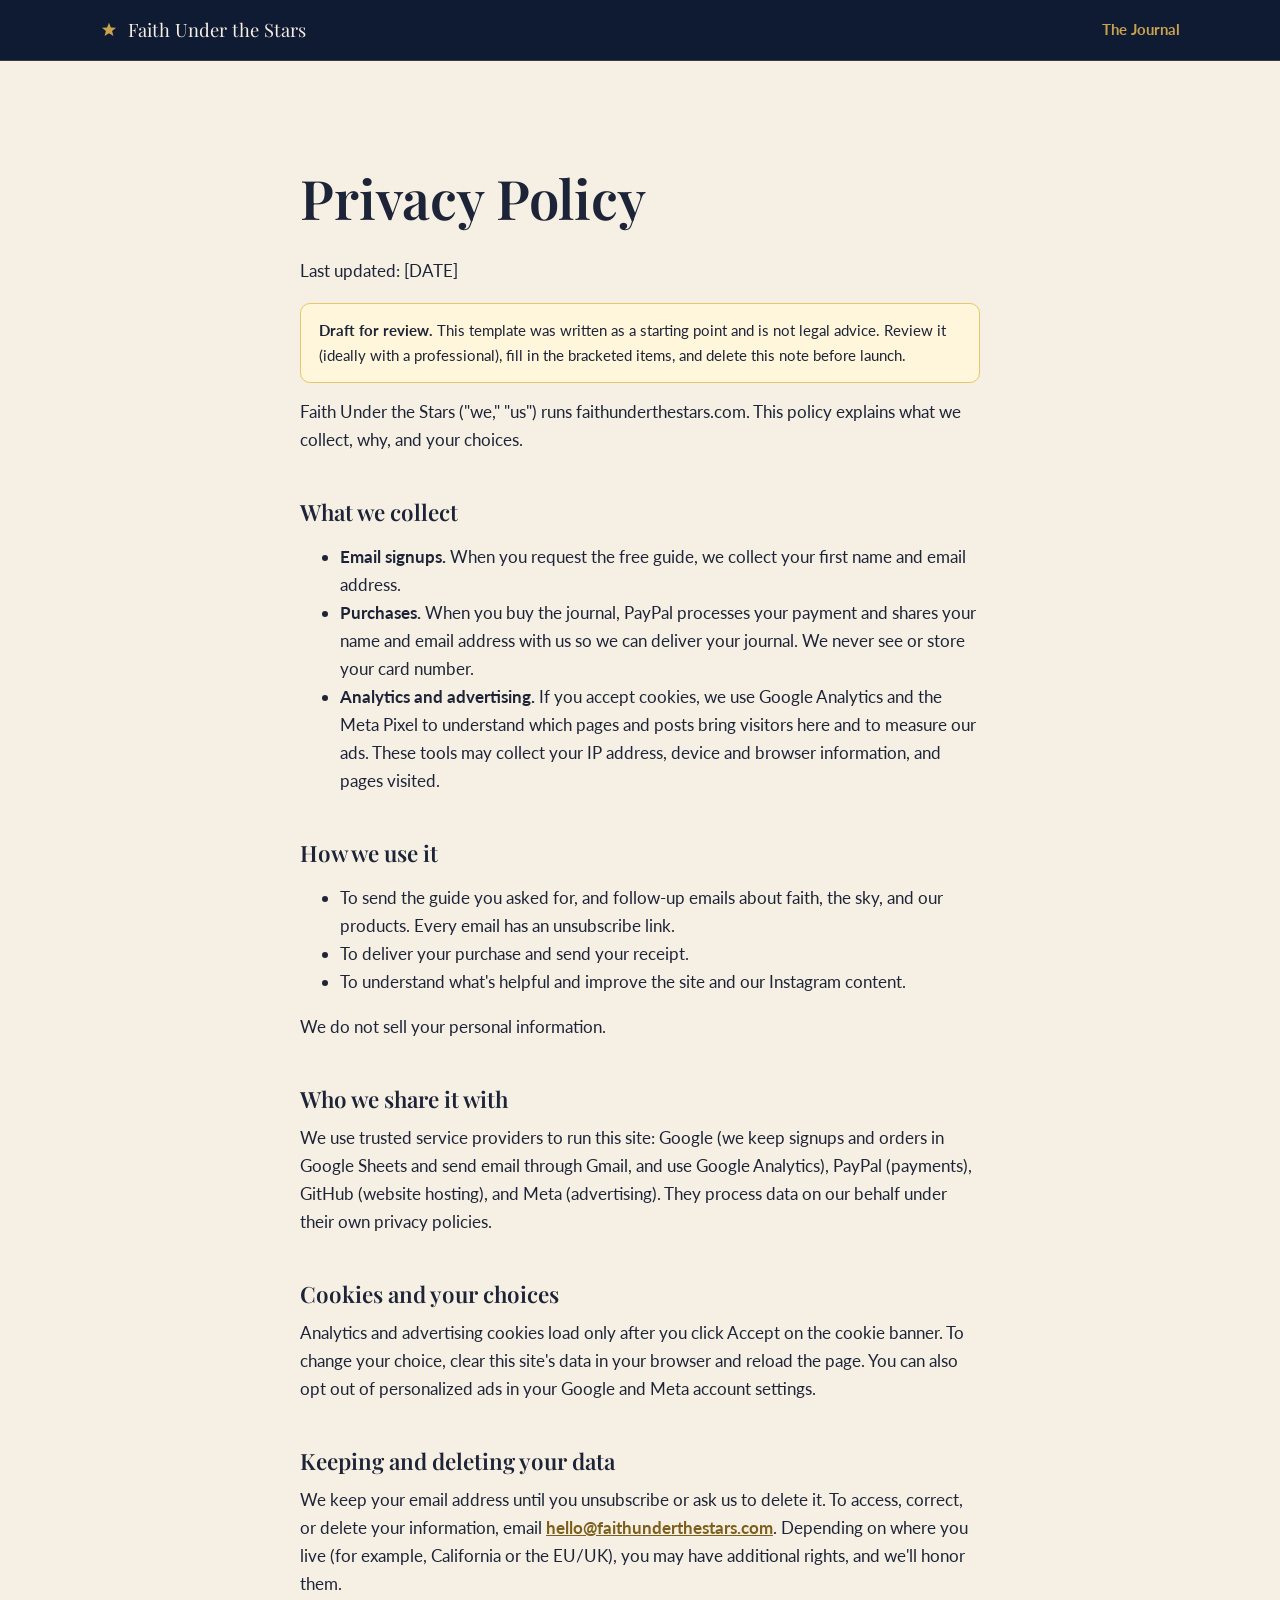
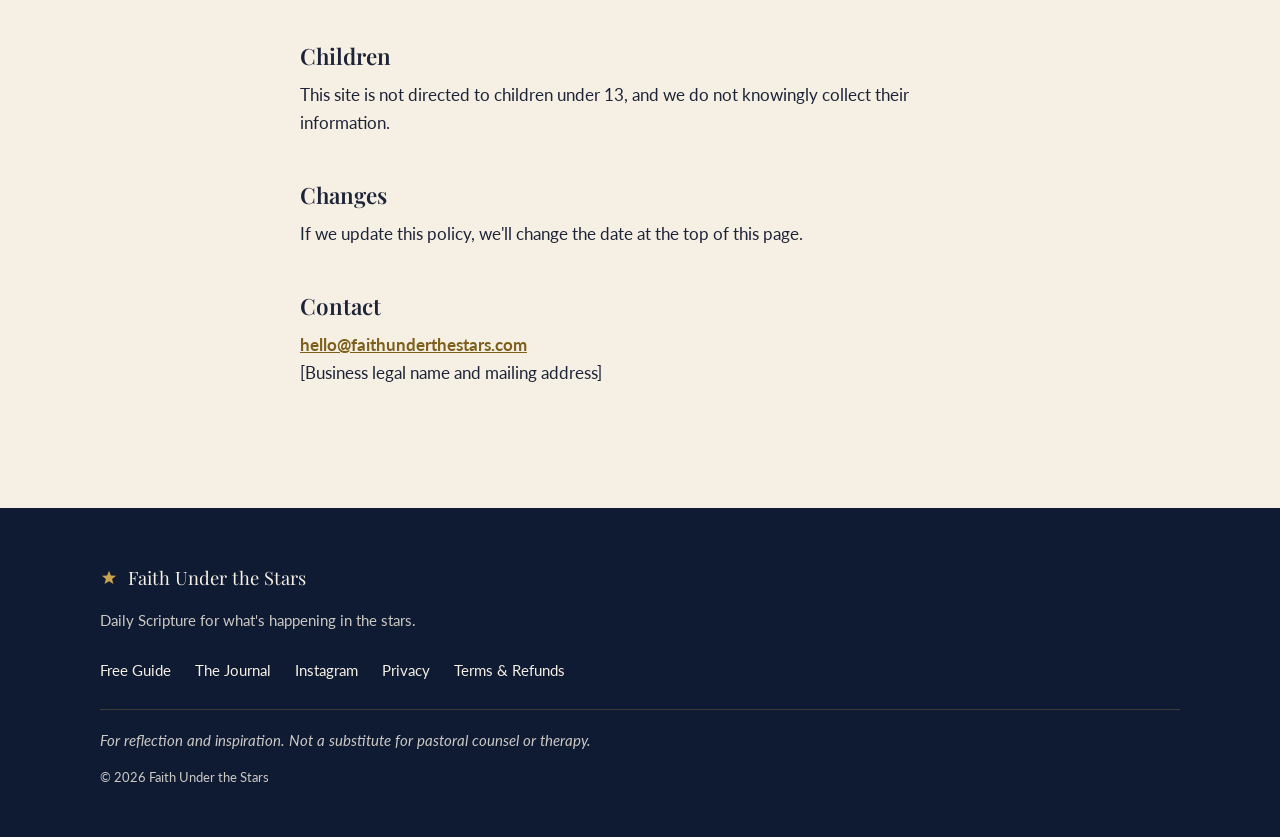
<file: privacy/index.html>
<!doctype html>
<html lang="en">
<head>
  <meta charset="utf-8">
  <meta name="viewport" content="width=device-width, initial-scale=1, viewport-fit=cover">
  <title>Privacy Policy | Faith Under the Stars</title>
  <meta name="description" content="How Faith Under the Stars collects and uses information.">
  <meta name="theme-color" content="#0F1A33">
  <link rel="icon" href="/assets/img/favicon.svg" type="image/svg+xml">
  <link rel="icon" href="/assets/img/favicon-32.png" sizes="32x32">
  <link rel="apple-touch-icon" href="/assets/img/apple-touch-icon.png">
  <link rel="preconnect" href="https://fonts.googleapis.com">
  <link rel="preconnect" href="https://fonts.gstatic.com" crossorigin>
  <link rel="stylesheet" href="https://fonts.googleapis.com/css2?family=Lato:ital,wght@0,400;0,700;1,400&family=Playfair+Display:ital,wght@0,600;1,500&display=swap">
  <link rel="stylesheet" href="/assets/css/styles.css">
</head>
<body>
  <a class="skip" href="#main">Skip to content</a>

  <header class="site-header">
    <div class="wrap">
      <a class="wordmark" href="/"><svg viewBox="0 0 32 32" aria-hidden="true"><path d="M16 3l3.4 8.6 9.2.5-7.1 5.8 2.4 8.9L16 21.8l-7.9 5 2.4-8.9-7.1-5.8 9.2-.5z" fill="#C9A24D"/></svg>Faith Under the Stars</a>
      <nav aria-label="Main"><a href="/">The Journal</a></nav>
    </div>
  </header>

  <main id="main">
    <section class="section section--cream legal">
      <div class="wrap narrow">
        <h1>Privacy Policy</h1>
        <p>Last updated: [DATE]</p>
        <p class="draft-note"><strong>Draft for review.</strong> This template was written as a starting point and is not legal advice. Review it (ideally with a professional), fill in the bracketed items, and delete this note before launch.</p>
        <p>Faith Under the Stars ("we," "us") runs faithunderthestars.com. This policy explains what we collect, why, and your choices.</p>

        <h2>What we collect</h2>
        <ul>
          <li><strong>Email signups.</strong> When you request the free guide, we collect your first name and email address.</li>
          <li><strong>Purchases.</strong> When you buy the journal, PayPal processes your payment and shares your name and email address with us so we can deliver your journal. We never see or store your card number.</li>
          <li><strong>Analytics and advertising.</strong> If you accept cookies, we use Google Analytics and the Meta Pixel to understand which pages and posts bring visitors here and to measure our ads. These tools may collect your IP address, device and browser information, and pages visited.</li>
        </ul>

        <h2>How we use it</h2>
        <ul>
          <li>To send the guide you asked for, and follow-up emails about faith, the sky, and our products. Every email has an unsubscribe link.</li>
          <li>To deliver your purchase and send your receipt.</li>
          <li>To understand what's helpful and improve the site and our Instagram content.</li>
        </ul>
        <p>We do not sell your personal information.</p>

        <h2>Who we share it with</h2>
        <p>We use trusted service providers to run this site: Google (we keep signups and orders in Google Sheets and send email through Gmail, and use Google Analytics), PayPal (payments), GitHub (website hosting), and Meta (advertising). They process data on our behalf under their own privacy policies.</p>

        <h2>Cookies and your choices</h2>
        <p>Analytics and advertising cookies load only after you click Accept on the cookie banner. To change your choice, clear this site's data in your browser and reload the page. You can also opt out of personalized ads in your Google and Meta account settings.</p>

        <h2>Keeping and deleting your data</h2>
        <p>We keep your email address until you unsubscribe or ask us to delete it. To access, correct, or delete your information, email <a class="text-link" href="mailto:hello@faithunderthestars.com" data-cfg-href="site.contactEmail" data-cfg-text="site.contactEmail">hello@faithunderthestars.com</a>. Depending on where you live (for example, California or the EU/UK), you may have additional rights, and we'll honor them.</p>

        <h2>Children</h2>
        <p>This site is not directed to children under 13, and we do not knowingly collect their information.</p>

        <h2>Changes</h2>
        <p>If we update this policy, we'll change the date at the top of this page.</p>

        <h2>Contact</h2>
        <p><a class="text-link" href="mailto:hello@faithunderthestars.com" data-cfg-href="site.contactEmail" data-cfg-text="site.contactEmail">hello@faithunderthestars.com</a><br>[Business legal name and mailing address]</p>
      </div>
    </section>
  </main>

  <footer class="site-footer">
    <div class="wrap">
      <a class="wordmark" href="/"><svg viewBox="0 0 32 32" aria-hidden="true"><path d="M16 3l3.4 8.6 9.2.5-7.1 5.8 2.4 8.9L16 21.8l-7.9 5 2.4-8.9-7.1-5.8 9.2-.5z" fill="#C9A24D"/></svg>Faith Under the Stars</a>
      <p>Daily Scripture for what's happening in the stars.</p>
      <nav aria-label="Footer">
        <a href="/">Free Guide</a>
        <a href="/">The Journal</a>
        <a href="https://www.instagram.com/faithunderthestars/" data-cfg-href="site.instagramUrl" rel="noopener">Instagram</a>
        <a href="/privacy/">Privacy</a>
        <a href="/terms/">Terms &amp; Refunds</a>
      </nav>
      <p class="disclaimer">For reflection and inspiration. Not a substitute for pastoral counsel or therapy.</p>
      <small>&copy; <span data-year>2026</span> Faith Under the Stars</small>
    </div>
  </footer>

  <script src="/assets/js/config.js"></script>
  <script src="/assets/js/main.js"></script>
</body>
</html>
</file>
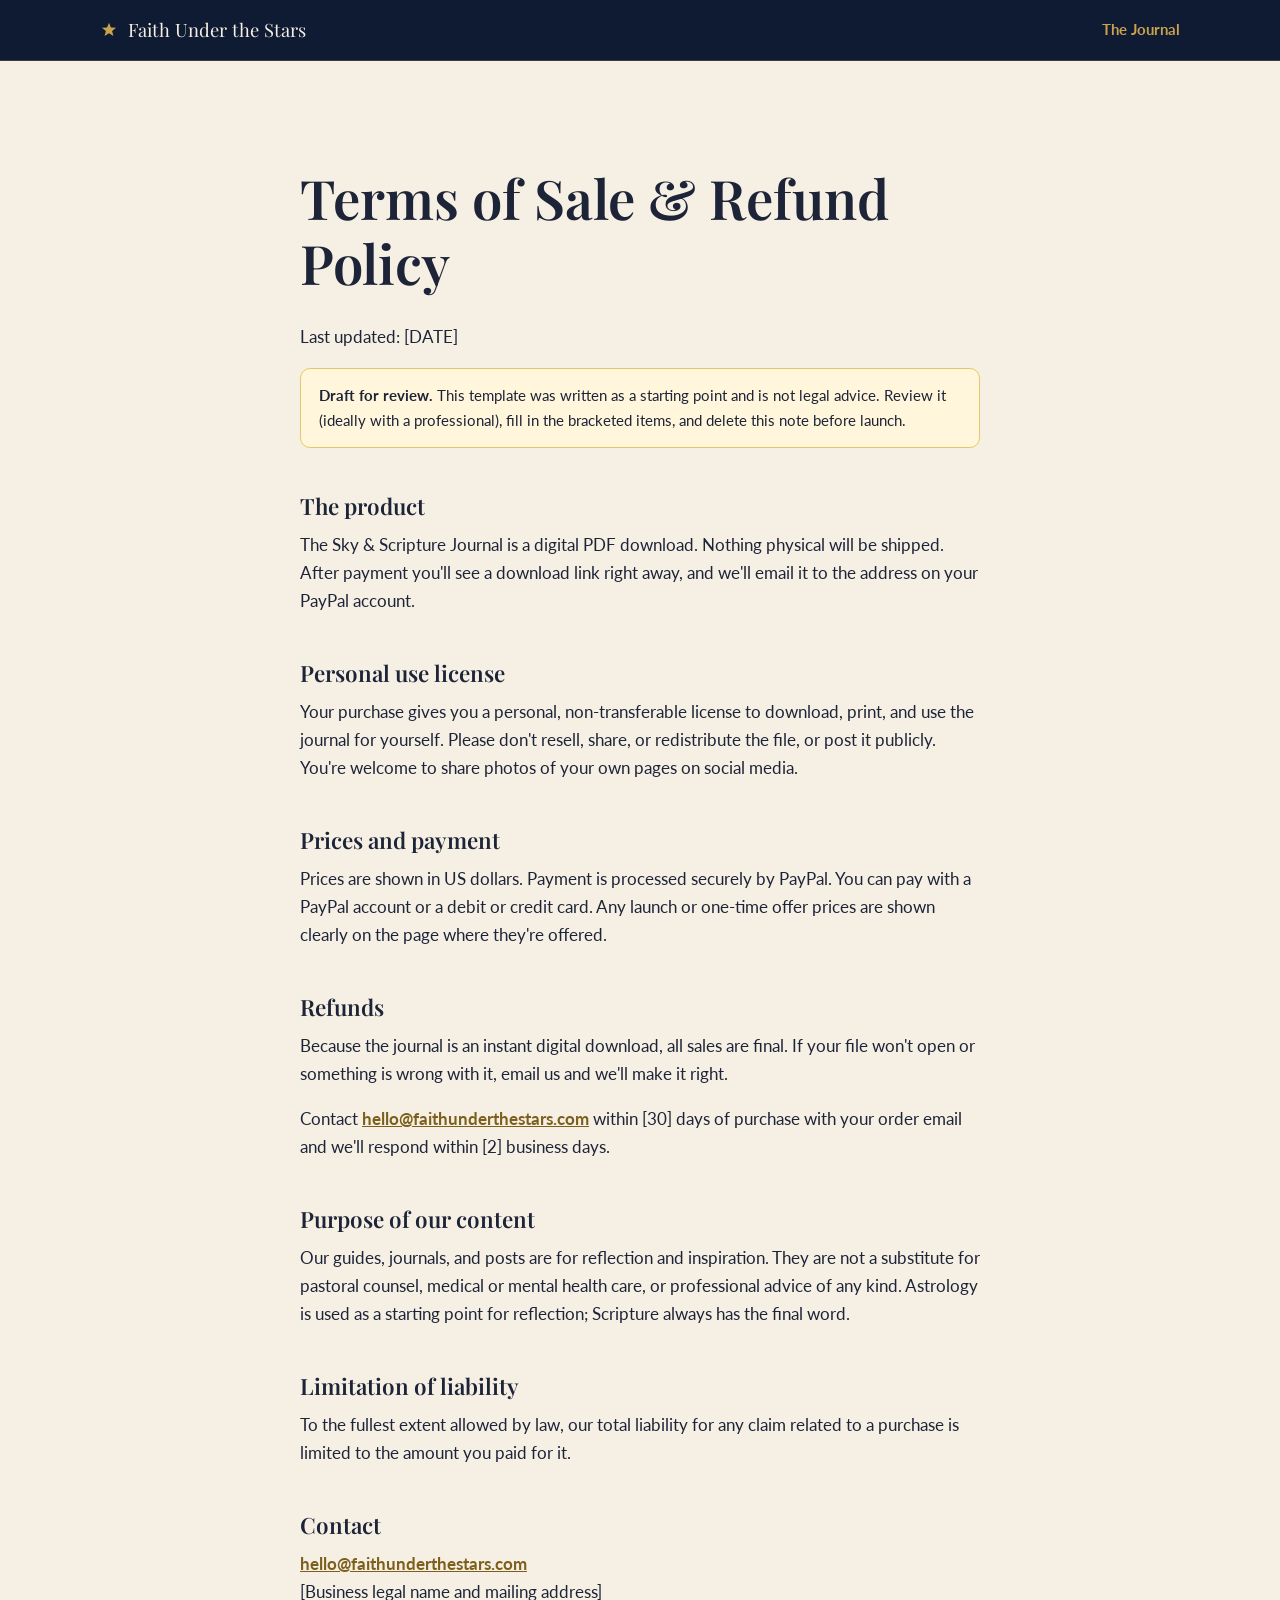
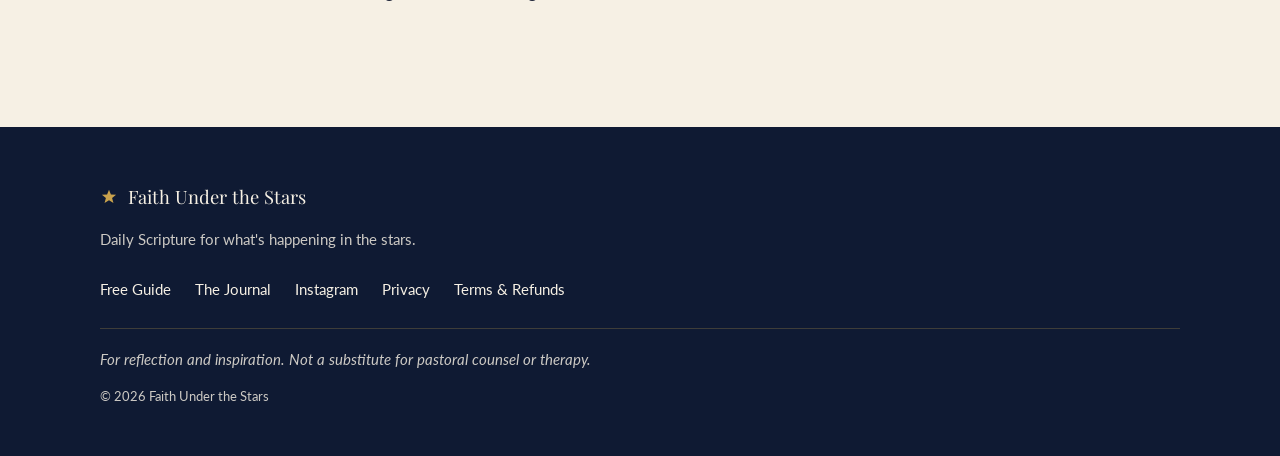
<file: terms/index.html>
<!doctype html>
<html lang="en">
<head>
  <meta charset="utf-8">
  <meta name="viewport" content="width=device-width, initial-scale=1, viewport-fit=cover">
  <title>Terms of Sale & Refunds | Faith Under the Stars</title>
  <meta name="description" content="Terms of sale and refund policy for Faith Under the Stars digital products.">
  <meta name="theme-color" content="#0F1A33">
  <link rel="icon" href="/assets/img/favicon.svg" type="image/svg+xml">
  <link rel="icon" href="/assets/img/favicon-32.png" sizes="32x32">
  <link rel="apple-touch-icon" href="/assets/img/apple-touch-icon.png">
  <link rel="preconnect" href="https://fonts.googleapis.com">
  <link rel="preconnect" href="https://fonts.gstatic.com" crossorigin>
  <link rel="stylesheet" href="https://fonts.googleapis.com/css2?family=Lato:ital,wght@0,400;0,700;1,400&family=Playfair+Display:ital,wght@0,600;1,500&display=swap">
  <link rel="stylesheet" href="/assets/css/styles.css">
</head>
<body>
  <a class="skip" href="#main">Skip to content</a>

  <header class="site-header">
    <div class="wrap">
      <a class="wordmark" href="/"><svg viewBox="0 0 32 32" aria-hidden="true"><path d="M16 3l3.4 8.6 9.2.5-7.1 5.8 2.4 8.9L16 21.8l-7.9 5 2.4-8.9-7.1-5.8 9.2-.5z" fill="#C9A24D"/></svg>Faith Under the Stars</a>
      <nav aria-label="Main"><a href="/">The Journal</a></nav>
    </div>
  </header>

  <main id="main">
    <section class="section section--cream legal">
      <div class="wrap narrow">
        <h1>Terms of Sale &amp; Refund Policy</h1>
        <p>Last updated: [DATE]</p>
        <p class="draft-note"><strong>Draft for review.</strong> This template was written as a starting point and is not legal advice. Review it (ideally with a professional), fill in the bracketed items, and delete this note before launch.</p>

        <h2>The product</h2>
        <p>The Sky &amp; Scripture Journal is a digital PDF download. Nothing physical will be shipped. After payment you'll see a download link right away, and we'll email it to the address on your PayPal account.</p>

        <h2>Personal use license</h2>
        <p>Your purchase gives you a personal, non-transferable license to download, print, and use the journal for yourself. Please don't resell, share, or redistribute the file, or post it publicly. You're welcome to share photos of your own pages on social media.</p>

        <h2>Prices and payment</h2>
        <p>Prices are shown in US dollars. Payment is processed securely by PayPal. You can pay with a PayPal account or a debit or credit card. Any launch or one-time offer prices are shown clearly on the page where they're offered.</p>

        <h2>Refunds</h2>
        <p data-cfg-text="refundPolicyShort">Because the journal is an instant digital download, all sales are final. If your file won't open or something is wrong with it, email us and we'll make it right.</p>
        <p>Contact <a class="text-link" href="mailto:hello@faithunderthestars.com" data-cfg-href="site.contactEmail" data-cfg-text="site.contactEmail">hello@faithunderthestars.com</a> within [30] days of purchase with your order email and we'll respond within [2] business days.</p>

        <h2>Purpose of our content</h2>
        <p>Our guides, journals, and posts are for reflection and inspiration. They are not a substitute for pastoral counsel, medical or mental health care, or professional advice of any kind. Astrology is used as a starting point for reflection; Scripture always has the final word.</p>

        <h2>Limitation of liability</h2>
        <p>To the fullest extent allowed by law, our total liability for any claim related to a purchase is limited to the amount you paid for it.</p>

        <h2>Contact</h2>
        <p><a class="text-link" href="mailto:hello@faithunderthestars.com" data-cfg-href="site.contactEmail" data-cfg-text="site.contactEmail">hello@faithunderthestars.com</a><br>[Business legal name and mailing address]</p>
      </div>
    </section>
  </main>

  <footer class="site-footer">
    <div class="wrap">
      <a class="wordmark" href="/"><svg viewBox="0 0 32 32" aria-hidden="true"><path d="M16 3l3.4 8.6 9.2.5-7.1 5.8 2.4 8.9L16 21.8l-7.9 5 2.4-8.9-7.1-5.8 9.2-.5z" fill="#C9A24D"/></svg>Faith Under the Stars</a>
      <p>Daily Scripture for what's happening in the stars.</p>
      <nav aria-label="Footer">
        <a href="/">Free Guide</a>
        <a href="/">The Journal</a>
        <a href="https://www.instagram.com/faithunderthestars/" data-cfg-href="site.instagramUrl" rel="noopener">Instagram</a>
        <a href="/privacy/">Privacy</a>
        <a href="/terms/">Terms &amp; Refunds</a>
      </nav>
      <p class="disclaimer">For reflection and inspiration. Not a substitute for pastoral counsel or therapy.</p>
      <small>&copy; <span data-year>2026</span> Faith Under the Stars</small>
    </div>
  </footer>

  <script src="/assets/js/config.js"></script>
  <script src="/assets/js/main.js"></script>
</body>
</html>
</file>
<file: assets/css/styles.css>
/* Faith Under the Stars — mobile-first styles */

:root {
  --navy: #0F1A33;
  --navy-2: #16244A;
  --cream: #F6F0E4;
  --cream-2: #EDE4D2;
  --gold: #C9A24D;
  --gold-hover: #D8B465;
  --gold-deep: #7D5F1C;   /* gold for text on cream (passes AA) */
  --ink: #1E2438;
  --ink-soft: #4A5068;
  --on-navy-soft: rgba(246, 240, 228, 0.82);
  --error: #B3261E;
  --error-on-navy: #FFB4AB;
  --success-on-navy: #B8E0B0;

  --serif: "Playfair Display", Georgia, "Times New Roman", serif;
  --sans: "Lato", -apple-system, BlinkMacSystemFont, "Segoe UI", Roboto, sans-serif;

  --radius: 10px;
  --wrap: 1120px;
  --gutter: 20px;
  --section: clamp(56px, 10vw, 104px);
}

*, *::before, *::after { box-sizing: border-box; }
html { -webkit-text-size-adjust: 100%; scroll-behavior: smooth; }
@media (prefers-reduced-motion: reduce) { html { scroll-behavior: auto; } }

body {
  margin: 0;
  background: var(--cream);
  color: var(--ink);
  font-family: var(--sans);
  font-size: 1.0625rem;
  line-height: 1.65;
  -webkit-font-smoothing: antialiased;
}

img { max-width: 100%; height: auto; display: block; }
a { color: inherit; }
h1, h2, h3 { font-family: var(--serif); font-weight: 600; line-height: 1.2; margin: 0 0 0.5em; }
h1 { font-size: clamp(2.1rem, 7vw, 3.4rem); }
h2 { font-size: clamp(1.7rem, 5vw, 2.5rem); }
h3 { font-size: 1.25rem; }
p { margin: 0 0 1em; }

.skip {
  position: absolute; left: -9999px; top: 0;
  background: var(--gold); color: var(--navy); padding: 12px 16px; z-index: 100;
}
.skip:focus { left: 12px; top: 12px; }

:focus-visible { outline: 3px solid var(--gold); outline-offset: 3px; }
.section--cream :focus-visible { outline-color: var(--gold-deep); }

.wrap { max-width: var(--wrap); margin: 0 auto; padding: 0 var(--gutter); }
.narrow { max-width: 720px; }
.center { text-align: center; }
.center .btn { margin-left: auto; margin-right: auto; }

/* ---------- sections ---------- */

.section { padding: var(--section) 0; }
.section--navy {
  background-color: var(--navy);
  background-image: url("../img/stars.svg");
  background-size: 600px 600px;
  color: var(--cream);
  position: relative;
}
.section--navy-plain { background: var(--navy); color: var(--cream); }
.section--cream { background: var(--cream); }
.section--cream-2 { background: var(--cream-2); }

.eyebrow {
  font-family: var(--sans);
  font-size: 0.8rem;
  letter-spacing: 0.18em;
  text-transform: uppercase;
  font-weight: 700;
  color: var(--gold-deep);
  margin-bottom: 0.9em;
  display: block;
}
.section--navy .eyebrow, .section--navy-plain .eyebrow, .hero .eyebrow { color: var(--gold); }

.lede { font-size: 1.15rem; color: var(--ink-soft); }
.section--navy .lede, .hero .lede { color: var(--on-navy-soft); }

.rule { width: 64px; height: 2px; background: var(--gold); border: 0; margin: 0 0 1.4em; }
.center .rule { margin-left: auto; margin-right: auto; }

/* ---------- header ---------- */

.site-header {
  background: var(--navy);
  color: var(--cream);
  border-bottom: 1px solid rgba(201, 162, 77, 0.25);
}
.site-header .wrap {
  display: flex; align-items: center; justify-content: space-between;
  min-height: 60px; gap: 16px;
}
.wordmark {
  font-family: var(--serif); font-size: 1.15rem; text-decoration: none; color: var(--cream);
  display: inline-flex; align-items: center; gap: 10px; min-height: 44px;
}
.wordmark svg { width: 18px; height: 18px; flex: none; }
.site-header nav a {
  color: var(--gold); text-decoration: none; font-weight: 700; font-size: 0.95rem;
  min-height: 44px; display: inline-flex; align-items: center;
}
.site-header nav a:hover { text-decoration: underline; }

/* ---------- buttons ---------- */

.btn {
  display: inline-flex; align-items: center; justify-content: center;
  min-height: 52px; padding: 14px 28px;
  background: var(--gold); color: var(--navy);
  border: 2px solid var(--gold); border-radius: 999px;
  font-family: var(--sans); font-weight: 700; font-size: 1.05rem; letter-spacing: 0.02em;
  text-decoration: none; cursor: pointer;
  transition: background-color 0.15s ease, border-color 0.15s ease, transform 0.15s ease;
}
.btn:hover { background: var(--gold-hover); border-color: var(--gold-hover); }
.btn:active { transform: translateY(1px); }
.btn[disabled] { opacity: 0.7; cursor: progress; }
.btn--block { width: 100%; }
.btn--ghost { background: transparent; color: var(--cream); border-color: rgba(246, 240, 228, 0.5); }
.btn--ghost:hover { background: rgba(246, 240, 228, 0.08); border-color: var(--cream); }
.section--cream .btn--ghost, .section--cream-2 .btn--ghost { color: var(--ink); border-color: var(--ink); }

.text-link { color: var(--gold-deep); font-weight: 700; }
.section--navy .text-link, .section--navy-plain .text-link, .hero .text-link { color: var(--gold); }

/* ---------- hero ---------- */

.hero {
  background-color: var(--navy);
  background-image: url("../img/stars.svg");
  background-size: 600px 600px;
  color: var(--cream);
  padding: clamp(40px, 8vw, 96px) 0 clamp(56px, 9vw, 104px);
  overflow: hidden;
}
.hero__grid { display: grid; gap: 36px; align-items: center; }
.hero h1 { margin-bottom: 0.35em; }
.hero__media { display: flex; justify-content: center; }

/* book mockup */
.mockup {
  width: min(78vw, 340px);
  border-radius: 4px 8px 8px 4px;
  box-shadow:
    -6px 0 0 -2px rgba(0, 0, 0, 0.25) inset,
    0 30px 60px -20px rgba(0, 0, 0, 0.7),
    0 0 0 1px rgba(201, 162, 77, 0.45),
    0 0 80px rgba(201, 162, 77, 0.12);
  transform: rotate(-3deg);
}
.mockup--flat { transform: none; }
.mockup--sm { width: min(60vw, 240px); }

/* keep the form close to the top on phones */
@media (max-width: 879px) { .hero .mockup { width: min(50vw, 220px); } }

@media (min-width: 880px) {
  .hero__grid { grid-template-columns: 1.1fr 0.9fr; gap: 64px; }
  .hero__media { order: 2; }
  .mockup { width: 360px; }
}

/* ---------- forms ---------- */

.form {
  display: grid; gap: 12px; margin-top: 28px; max-width: 480px;
}
.form--center { margin-left: auto; margin-right: auto; }
.field label {
  display: block; font-size: 0.9rem; font-weight: 700; margin-bottom: 6px; color: var(--cream);
}
.section--cream .field label, .section--cream-2 .field label { color: var(--ink); }
.field input {
  width: 100%; min-height: 52px; padding: 12px 16px;
  font: inherit; font-size: 1rem; /* 16px+ stops iOS zoom */
  color: var(--ink); background: #FFFDF8;
  border: 2px solid transparent; border-radius: var(--radius);
}
.section--cream .field input, .section--cream-2 .field input { border-color: #CFC4AE; }
.field input:focus { outline: none; border-color: var(--gold); box-shadow: 0 0 0 3px rgba(201, 162, 77, 0.35); }
.field input[aria-invalid="true"] { border-color: var(--error); }
.form__status { min-height: 1.6em; margin: 0; font-size: 0.95rem; font-weight: 700; }
.form__status.is-error { color: var(--error-on-navy); }
.form__status.is-success { color: var(--success-on-navy); }
.section--cream .form__status.is-error, .section--cream-2 .form__status.is-error { color: var(--error); }
.section--cream .form__status.is-success, .section--cream-2 .form__status.is-success { color: #2E6B2A; }
.form__note { font-size: 0.85rem; margin: 0; color: var(--on-navy-soft); }
.section--cream .form__note, .section--cream-2 .form__note { color: var(--ink-soft); }

@media (min-width: 560px) {
  .form--row { grid-template-columns: 1fr 1fr; }
  .form--row .btn, .form--row .form__status, .form--row .form__note { grid-column: 1 / -1; }
}

/* ---------- cards / grids ---------- */

.grid { display: grid; gap: 20px; }
@media (min-width: 640px) { .grid--2 { grid-template-columns: repeat(2, 1fr); } }
@media (min-width: 640px) { .grid--3 { grid-template-columns: repeat(3, 1fr); } }
@media (min-width: 960px) { .grid--4 { grid-template-columns: repeat(4, 1fr); } }
@media (min-width: 640px) and (max-width: 959px) { .grid--4 { grid-template-columns: repeat(2, 1fr); } }

.card {
  background: #FFFDF8; border-radius: var(--radius); padding: 24px;
  border: 1px solid #E4DAC5;
}
.card h3 { margin-bottom: 0.3em; }
.card p:last-child { margin-bottom: 0; }

.preview { padding: 0; overflow: hidden; display: flex; flex-direction: column; }
.preview img {
  width: 100%; aspect-ratio: 4 / 3; object-fit: cover; object-position: top;
  border-bottom: 1px solid #E4DAC5;
}
.preview__body { padding: 20px 22px 24px; }

.section-head { margin-bottom: 40px; }

/* steps */
.steps { counter-reset: step; display: grid; gap: 20px; list-style: none; padding: 0; margin: 0; }
@media (min-width: 760px) { .steps { grid-template-columns: repeat(3, 1fr); } }
.steps li {
  counter-increment: step; padding: 28px 24px; border-radius: var(--radius);
  border: 1px solid rgba(201, 162, 77, 0.4); background: rgba(15, 26, 51, 0.55);
}
.steps li::before {
  content: counter(step);
  display: inline-flex; align-items: center; justify-content: center;
  width: 40px; height: 40px; border-radius: 50%;
  border: 1.5px solid var(--gold); color: var(--gold);
  font-family: var(--serif); font-size: 1.15rem; margin-bottom: 14px;
}
.steps h3 { color: var(--cream); }
.steps p { color: var(--on-navy-soft); margin: 0; }
.section--cream .steps li, .section--cream-2 .steps li { background: #FFFDF8; border-color: #E4DAC5; }
.section--cream .steps li::before, .section--cream-2 .steps li::before { border-color: var(--gold-deep); color: var(--gold-deep); }
.section--cream .steps h3, .section--cream-2 .steps h3 { color: var(--ink); }
.section--cream .steps p, .section--cream-2 .steps p { color: var(--ink-soft); }

.pull {
  font-family: var(--serif); font-style: italic;
  font-size: clamp(1.4rem, 4vw, 1.9rem); line-height: 1.35; margin: 0 auto 44px; max-width: 680px;
}

/* split (text + image) */
.split { display: grid; gap: 36px; align-items: center; }
@media (min-width: 820px) { .split { grid-template-columns: 1fr 1fr; gap: 64px; } .split--rev .split__media { order: 2; } }
.split__media { display: flex; justify-content: center; }

/* checklist */
.checklist { list-style: none; padding: 0; margin: 0 0 1.5em; display: grid; gap: 14px; }
.checklist li { position: relative; padding-left: 34px; }
.checklist li::before {
  content: ""; position: absolute; left: 0; top: 0.2em; width: 22px; height: 22px; border-radius: 50%;
  background: var(--navy) url("data:image/svg+xml,%3Csvg xmlns='http://www.w3.org/2000/svg' viewBox='0 0 24 24'%3E%3Cpath d='M6 12.5l4 4 8-9' fill='none' stroke='%23C9A24D' stroke-width='2.6' stroke-linecap='round' stroke-linejoin='round'/%3E%3C/svg%3E") center / 14px no-repeat;
}

/* gallery strip */
.thumbs { display: grid; grid-template-columns: repeat(3, 1fr); gap: 12px; margin-top: 32px; }
.thumbs img { border-radius: 6px; border: 1px solid #E4DAC5; box-shadow: 0 8px 20px -12px rgba(15, 26, 51, 0.5); }

/* sample page */
.sample {
  width: 100%; max-width: 620px; margin: 0 auto; border-radius: 6px;
  box-shadow: 0 30px 70px -30px rgba(15, 26, 51, 0.55), 0 0 0 1px #E4DAC5;
}
.caption { font-size: 0.9rem; color: var(--ink-soft); margin-top: 16px; }

/* testimonials */
.testimonial blockquote { font-family: var(--serif); font-style: italic; font-size: 1.1rem; margin: 0 0 14px; }
.testimonial figcaption { font-weight: 700; color: var(--ink-soft); font-size: 0.95rem; }

/* price card */
.price-card {
  max-width: 520px; margin: 0 auto; text-align: center;
  border: 1px solid rgba(201, 162, 77, 0.55); border-radius: 16px;
  padding: 40px 28px; background: rgba(15, 26, 51, 0.7);
}
.price { font-family: var(--serif); font-size: 4rem; line-height: 1; margin: 8px 0 4px; color: var(--cream); }
.price-card .muted { color: var(--on-navy-soft); }
.bonus {
  margin: 24px 0 28px; padding: 16px; border-radius: var(--radius);
  border: 1px dashed rgba(201, 162, 77, 0.7); color: var(--cream);
}
.bonus strong { color: var(--gold); display: block; font-size: 0.8rem; letter-spacing: 0.16em; text-transform: uppercase; margin-bottom: 4px; }

/* FAQ */
.faq { display: grid; gap: 12px; }
.faq details { background: #FFFDF8; border: 1px solid #E4DAC5; border-radius: var(--radius); }
.faq summary {
  cursor: pointer; list-style: none; padding: 18px 52px 18px 22px; min-height: 44px;
  font-family: var(--serif); font-size: 1.1rem; font-weight: 600; position: relative;
}
.faq summary::-webkit-details-marker { display: none; }
.faq summary::after {
  content: "+"; position: absolute; right: 22px; top: 50%; transform: translateY(-50%);
  font-family: var(--sans); font-size: 1.5rem; color: var(--gold-deep);
}
.faq details[open] summary::after { content: "\2212"; }
.faq details > div { padding: 0 22px 20px; color: var(--ink-soft); }
.faq details > div p:last-child { margin: 0; }

/* thank-you pages */
.confirm { text-align: center; }
.confirm .icon-star { width: 44px; height: 44px; margin: 0 auto 20px; }
.offer {
  max-width: 760px; margin: 0 auto; background: #FFFDF8; border: 2px solid var(--gold);
  border-radius: 16px; padding: clamp(24px, 5vw, 44px); display: grid; gap: 28px; align-items: center;
}
@media (min-width: 700px) { .offer { grid-template-columns: 220px 1fr; } }
.offer__price { font-family: var(--serif); font-size: 1.4rem; }
.offer__price s { color: var(--ink-soft); margin-right: 8px; }
.offer__price strong { font-size: 2.2rem; color: var(--ink); }
.countdown { font-size: 0.95rem; color: var(--ink-soft); margin: 12px 0 0; }

/* legal */
.legal h2 { font-size: 1.4rem; margin-top: 2em; }
.legal .draft-note {
  background: #FFF6DB; border: 1px solid #E4C766; border-radius: var(--radius);
  padding: 14px 18px; font-size: 0.95rem;
}

/* ---------- footer ---------- */

.site-footer { background: var(--navy); color: var(--on-navy-soft); padding: 48px 0 110px; font-size: 0.95rem; }
@media (min-width: 760px) { .site-footer { padding-bottom: 48px; } }
.site-footer .wordmark { margin-bottom: 8px; }
.site-footer nav { display: flex; flex-wrap: wrap; gap: 4px 24px; margin: 16px 0; }
.site-footer nav a { color: var(--cream); min-height: 44px; display: inline-flex; align-items: center; text-decoration: none; }
.site-footer nav a:hover { text-decoration: underline; }
.disclaimer {
  border-top: 1px solid rgba(201, 162, 77, 0.25); padding-top: 18px; margin-top: 12px;
  font-style: italic;
}
.site-footer small { display: block; margin-top: 8px; }

/* ---------- sticky buy bar (journal page, mobile) ---------- */

.sticky-buy {
  position: fixed; left: 0; right: 0; bottom: 0; z-index: 40;
  padding: 12px var(--gutter) calc(12px + env(safe-area-inset-bottom));
  background: rgba(15, 26, 51, 0.96); border-top: 1px solid rgba(201, 162, 77, 0.4);
  transform: translateY(110%); transition: transform 0.25s ease;
}
.sticky-buy.is-shown { transform: translateY(0); }
@media (min-width: 760px) { .sticky-buy { display: none; } }
@media (prefers-reduced-motion: reduce) { .sticky-buy { transition: none; } }

/* ---------- consent banner ---------- */

.consent {
  position: fixed; left: 12px; right: 12px; bottom: 12px; z-index: 60;
  max-width: 560px; margin: 0 auto; padding: 18px 20px;
  background: var(--cream); color: var(--ink); border-radius: 14px;
  box-shadow: 0 20px 50px -10px rgba(0, 0, 0, 0.5); border: 1px solid var(--gold);
}
.consent p { margin: 0 0 12px; font-size: 0.95rem; }
.consent a { color: var(--gold-deep); font-weight: 700; }
.consent__actions { display: flex; gap: 10px; justify-content: flex-end; }
.consent .btn { min-height: 44px; padding: 8px 20px; font-size: 0.95rem; }
.consent .btn--ghost { color: var(--ink); border-color: var(--ink); }

/* twinkle: a few soft stars layered on hero, off when reduced motion is set */
.hero, .section--navy { isolation: isolate; }
.twinkle { position: absolute; inset: 0; pointer-events: none; z-index: -1; overflow: hidden; }
.twinkle i {
  position: absolute; width: 3px; height: 3px; border-radius: 50%; background: var(--cream);
  box-shadow: 0 0 6px 1px rgba(246, 240, 228, 0.6); opacity: 0.2;
  animation: twinkle 4s ease-in-out infinite;
}
.twinkle i:nth-child(2n) { background: var(--gold); box-shadow: 0 0 6px 1px rgba(201, 162, 77, 0.6); animation-duration: 5.5s; }
.twinkle i:nth-child(3n) { animation-duration: 6.5s; animation-delay: 1.2s; }
@keyframes twinkle { 0%, 100% { opacity: 0.15; } 50% { opacity: 0.95; } }
@media (prefers-reduced-motion: reduce) { .twinkle i { animation: none; opacity: 0.6; } }

.hero { position: relative; }

.visually-hidden {
  position: absolute !important; width: 1px; height: 1px; overflow: hidden;
  clip: rect(0 0 0 0); white-space: nowrap; margin: -1px; padding: 0; border: 0;
}

.offer .mockup { width: 150px; margin: 0 auto; }
@media (min-width: 700px) { .offer .mockup { width: 100%; } }

/* ---------- combined page: journal + free guide ---------- */

.hero__actions { display: flex; flex-wrap: wrap; gap: 12px; }
.hero .btn--ghost, .section--navy .btn--ghost { color: var(--cream); }

/* two covers, journal in front */
.covers { position: relative; width: min(64vw, 300px); aspect-ratio: 800 / 1036; margin-right: 12%; }
.covers .mockup { position: absolute; width: 82%; }
.covers__back { top: 0; right: -22%; transform: rotate(6deg); filter: brightness(0.8); }
.covers__front { bottom: 0; left: 0; transform: rotate(-3deg); }
@media (min-width: 880px) { .covers { width: 380px; } .covers .mockup { width: 82%; } }

.products { align-items: stretch; }
.product { display: flex; flex-direction: column; padding: 28px; }
.product .checklist { flex: 1; }
.product--main { border: 2px solid var(--gold); }
.product__head { display: flex; justify-content: space-between; align-items: flex-start; gap: 16px; margin-bottom: 18px; }
.product__head .eyebrow { margin-bottom: 0.4em; }
.product__head h3 { font-size: 1.45rem; margin: 0; }
.product__price { font-family: var(--serif); font-size: 2rem; line-height: 1; margin: 0; color: var(--ink); }
.product__price--free {
  font-family: var(--sans); font-size: 0.85rem; font-weight: 700; letter-spacing: 0.14em; text-transform: uppercase;
  background: var(--navy); color: var(--gold); padding: 8px 12px; border-radius: 999px;
}
.pair-note { max-width: 640px; margin: 32px auto 0; color: var(--ink-soft); font-style: italic; }

.signup-success {
  margin-top: 28px; padding: 24px; border-radius: var(--radius);
  background: #FFFDF8; border: 1px solid #E4DAC5;
}
.signup-success:focus { outline: none; }
.signup-success h3 { font-size: 1.5rem; }
[data-offer] { margin-top: 48px; }

/* ---------- PayPal checkout ---------- */
.paypal-box { min-height: 56px; margin-top: 8px; position: relative; z-index: 0; }
.price-card .paypal-box { background: #FFFDF8; border-radius: 14px; padding: 16px 16px 4px; }
.offer .paypal-box { max-width: 360px; }
.checkout-status { min-height: 1.4em; margin: 8px 0 0; font-weight: 700; font-size: 0.95rem; }
.section--navy .checkout-status { color: var(--error-on-navy); }
.offer .checkout-status { color: var(--error); }
.checkout-soon { margin: 0 0 12px; padding: 14px; text-align: center; color: var(--ink-soft); font-weight: 700; }

/* spam trap: hidden from people, visible to bots */
.trap { position: absolute; left: -10000px; width: 1px; height: 1px; overflow: hidden; }
</file>
